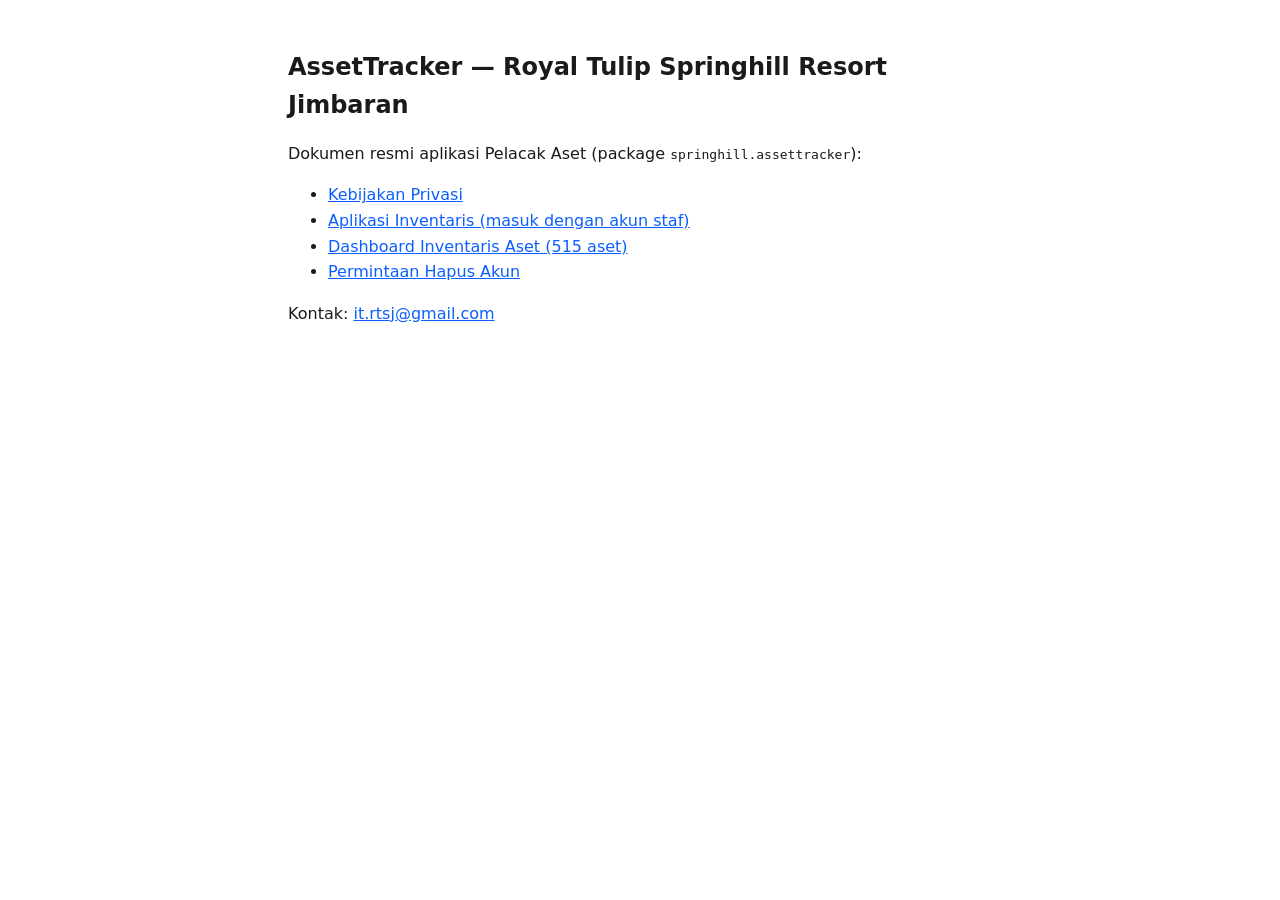
<file: index.html>
<!doctype html>
<html lang="id"><head><meta charset="utf-8"><meta name="viewport" content="width=device-width,initial-scale=1">
<title>AssetTracker — Kebijakan Privasi & Hapus Akun</title>
<style>body{font-family:system-ui,sans-serif;max-width:44rem;margin:3rem auto;padding:0 1.25rem;line-height:1.6;color:#1a1a1a}h1{font-size:1.5rem}a{color:#0b5fff}</style>
<script>
/* Kalau Supabase mengembalikan login Google ke Site URL (bukan ke /app/), teruskan
   parameter OAuth ke aplikasi. sessionStorage (kode PKCE) tetap se-origin, jadi
   lompatan ini tidak memutus proses masuk. */
(function () {
  var q = location.search;
  if (!/[?&](code|error|error_description)=/.test(q)) return;
  location.replace("app/" + q + location.hash);
})();
</script>
</head><body>
<h1>AssetTracker — Royal Tulip Springhill Resort Jimbaran</h1>
<p>Dokumen resmi aplikasi Pelacak Aset (package <code>springhill.assettracker</code>):</p>
<ul>
<li><a href="privasi.html">Kebijakan Privasi</a></li>
<li><a href="app/">Aplikasi Inventaris (masuk dengan akun staf)</a></li>
<li><a href="aset.html">Dashboard Inventaris Aset (515 aset)</a></li>
<li><a href="hapus-akun.html">Permintaan Hapus Akun</a></li>
</ul>
<p>Kontak: <a href="mailto:it.rtsj@gmail.com">it.rtsj@gmail.com</a></p>
</body></html>
</file>
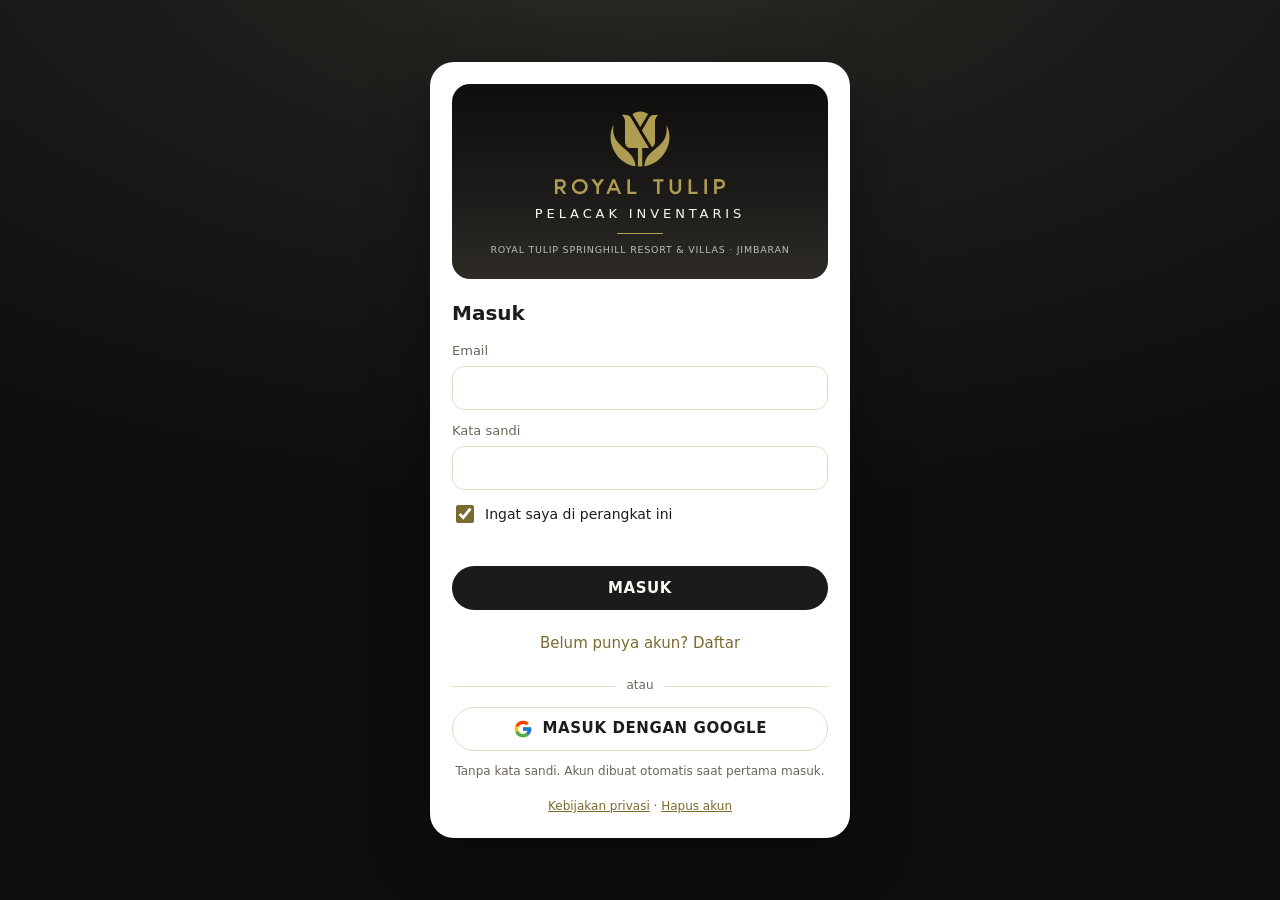
<file: app/index.html>
<!doctype html>
<html lang="id">
<head>
<meta charset="utf-8">
<meta http-equiv="Content-Security-Policy" content="default-src 'none'; script-src 'self'; style-src 'self'; img-src 'self' data: blob: https://*.supabase.co; connect-src https://*.supabase.co; manifest-src 'self'; base-uri 'none'; form-action 'none'; frame-ancestors 'none'">
    <meta name="viewport" content="width=device-width,initial-scale=1,viewport-fit=cover">
<meta name="theme-color" content="#1C1B19">
<meta name="referrer" content="no-referrer">
<title>Pelacak Inventaris · Royal Tulip Springhill Resort Jimbaran</title>
<link rel="icon" href="favicon.svg" type="image/svg+xml">
<link rel="apple-touch-icon" href="icon-192.png">
    <link rel="manifest" href="manifest.webmanifest">
<link rel="stylesheet" href="app.css?v=33197221">
</head>
<body>
<noscript><p class="noscript">Aplikasi ini membutuhkan JavaScript.</p></noscript>

<!-- ============ LAYAR MASUK ============ -->
<main id="v-login" class="login" hidden>
  <section class="login-card">
    <header class="hero">
      <img src="emblem.svg" alt="Royal Tulip" class="hero-emblem">
      <img src="wordmark.svg" alt="" class="hero-word">
      <p class="hero-title">PELACAK INVENTARIS</p>
      <span class="hero-rule"></span>
      <p class="hero-sub">ROYAL TULIP SPRINGHILL RESORT &amp; VILLAS · JIMBARAN</p>
    </header>
    <form id="f-login" class="stack" autocomplete="on">
      <h1 id="login-h">Masuk</h1>
      <label>Email<input name="email" type="email" required autocomplete="username" maxlength="200"></label>
      <label>Kata sandi<input name="password" type="password" required minlength="8" autocomplete="current-password" maxlength="200"></label>
      <label class="check"><input name="remember" type="checkbox" checked> Ingat saya di perangkat ini</label>
      <p id="login-msg" class="msg" role="alert"></p>
      <p id="wv-warn" class="msg warn" role="status" hidden></p>
      <button class="btn primary" type="submit" id="b-login">MASUK</button>
      <button class="btn link" type="button" id="b-toggle">Belum punya akun? Daftar</button>
      <div class="or"><span>atau</span></div>
      <button class="btn outline google" type="button" id="b-google">
        <svg viewBox="0 0 48 48" aria-hidden="true"><path fill="#FFC107" d="M43.6 20.5H42V20H24v8h11.3C33.7 32.7 29.2 36 24 36c-6.6 0-12-5.4-12-12s5.4-12 12-12c3.1 0 5.8 1.2 7.9 3.1l5.7-5.7C34.1 6.1 29.3 4 24 4 12.9 4 4 12.9 4 24s8.9 20 20 20 20-8.9 20-20c0-1.3-.1-2.4-.4-3.5z"/><path fill="#FF3D00" d="m6.3 14.7 6.6 4.8C14.7 15.1 19 12 24 12c3.1 0 5.8 1.2 7.9 3.1l5.7-5.7C34.1 6.1 29.3 4 24 4 16.3 4 9.7 8.3 6.3 14.7z"/><path fill="#4CAF50" d="M24 44c5.2 0 9.9-2 13.4-5.2l-6.2-5.2C29.2 35.1 26.7 36 24 36c-5.2 0-9.6-3.3-11.3-8l-6.5 5C9.5 39.6 16.2 44 24 44z"/><path fill="#1976D2" d="M43.6 20.5H42V20H24v8h11.3c-.8 2.2-2.2 4.2-4.1 5.6l6.2 5.2C37 39.2 44 34 44 24c0-1.3-.1-2.4-.4-3.5z"/></svg>
        MASUK DENGAN GOOGLE</button>
      <p class="hint">Tanpa kata sandi. Akun dibuat otomatis saat pertama masuk.</p>
    </form>
    <footer class="login-foot"><a href="../privasi.html">Kebijakan privasi</a> · <a href="../hapus-akun.html">Hapus akun</a></footer>
  </section>
</main>

<!-- ============ APLIKASI ============ -->
<div id="v-app" hidden>
  <header class="bar">
    <div class="bar-brand">
      <img src="emblem.svg" alt="Royal Tulip" class="bar-emblem">
      <div><div class="bar-title">Inventaris</div><div class="bar-sub" id="who"></div></div>
    </div>
    <nav class="bar-actions">
      <button class="icon" id="b-refresh" title="Segarkan" aria-label="Segarkan"><svg viewBox="0 0 24 24"><path d="M17.65 6.35A7.95 7.95 0 0 0 12 4a8 8 0 1 0 7.73 10h-2.08A6 6 0 1 1 12 6c1.66 0 3.14.69 4.22 1.78L13 11h7V4l-2.35 2.35z"/></svg></button>
      <div class="menu-wrap">
        <button class="icon" id="b-menu" title="Menu" aria-label="Menu" aria-haspopup="true"><svg viewBox="0 0 24 24"><path d="M12 8a2 2 0 1 0 0-4 2 2 0 0 0 0 4zm0 2a2 2 0 1 0 0 4 2 2 0 0 0 0-4zm0 6a2 2 0 1 0 0 4 2 2 0 0 0 0-4z"/></svg></button>
        <div class="menu" id="menu" hidden>
          <button data-act="people">Personel</button>
          <button data-act="csv">Unduh CSV (tampilan ini)</button>
          <button data-act="audit-mode" id="m-audit">Mode audit (pindai = audit)</button>
          <a href="../privasi.html" target="_blank" rel="noopener">Kebijakan privasi</a>
          <button data-act="logout">Keluar</button>
        </div>
      </div>
    </nav>
  </header>

  <main class="wrap">
    <div id="progress" class="progress" hidden></div>
    <section class="kpis" id="kpis"></section>
    <section class="tools">
      <input id="q" type="search" placeholder="Cari nama, kode, lokasi, atau pemegang" maxlength="120" autocomplete="off">
      <select id="f-cat" aria-label="Kategori"></select>
      <select id="f-status" aria-label="Status"></select>
    </section>
    <section class="chips" id="chips" role="tablist"></section>
    <p id="truncated" class="note" hidden>Menampilkan 20.000 aset pertama.</p>
    <section id="list" class="list" aria-live="polite"></section>
    <p id="empty" class="empty" hidden></p>
    <div class="more" id="more-wrap" hidden><button class="btn outline" id="b-more">Tampilkan lebih banyak</button></div>
  </main>

  <div class="fabs">
    <button class="fab small" id="b-add" title="Tambah aset" aria-label="Tambah aset"><svg viewBox="0 0 24 24"><path d="M19 13h-6v6h-2v-6H5v-2h6V5h2v6h6v2z"/></svg></button>
    <button class="fab" id="b-scan"><svg viewBox="0 0 24 24"><path d="M3 5a2 2 0 0 1 2-2h3v2H5v3H3V5zm13-2h3a2 2 0 0 1 2 2v3h-2V5h-3V3zM3 16h2v3h3v2H5a2 2 0 0 1-2-2v-3zm16 0h2v3a2 2 0 0 1-2 2h-3v-2h3v-3zM7 7h2v10H7V7zm3 0h1v10h-1V7zm2 0h2v10h-2V7zm3 0h1v10h-1V7zm2 0h1v10h-1V7z"/></svg><span id="scan-label">Pindai / cari kode</span></button>
  </div>
</div>

<dialog id="dlg" aria-modal="true"><div id="dlg-body"></div></dialog>

<!-- Konfirmasi dalam aplikasi: dialog bawaan browser memblokir halaman dan tidak bisa digayakan. -->
<dialog id="ask" aria-modal="true">
  <div class="dlg-h"><h2 id="ask-t"></h2></div>
  <div class="dlg-c"><p id="ask-x" class="note"></p></div>
  <div class="dlg-f">
    <button class="btn link" id="ask-no">Batal</button>
    <button class="btn primary" id="ask-yes">Ya</button>
  </div>
</dialog>
<div id="toast" class="toast" role="status" hidden></div>

<script src="config.js"></script>
<script src="app.js?v=7b68d388"></script>
</body>
</html>
</file>
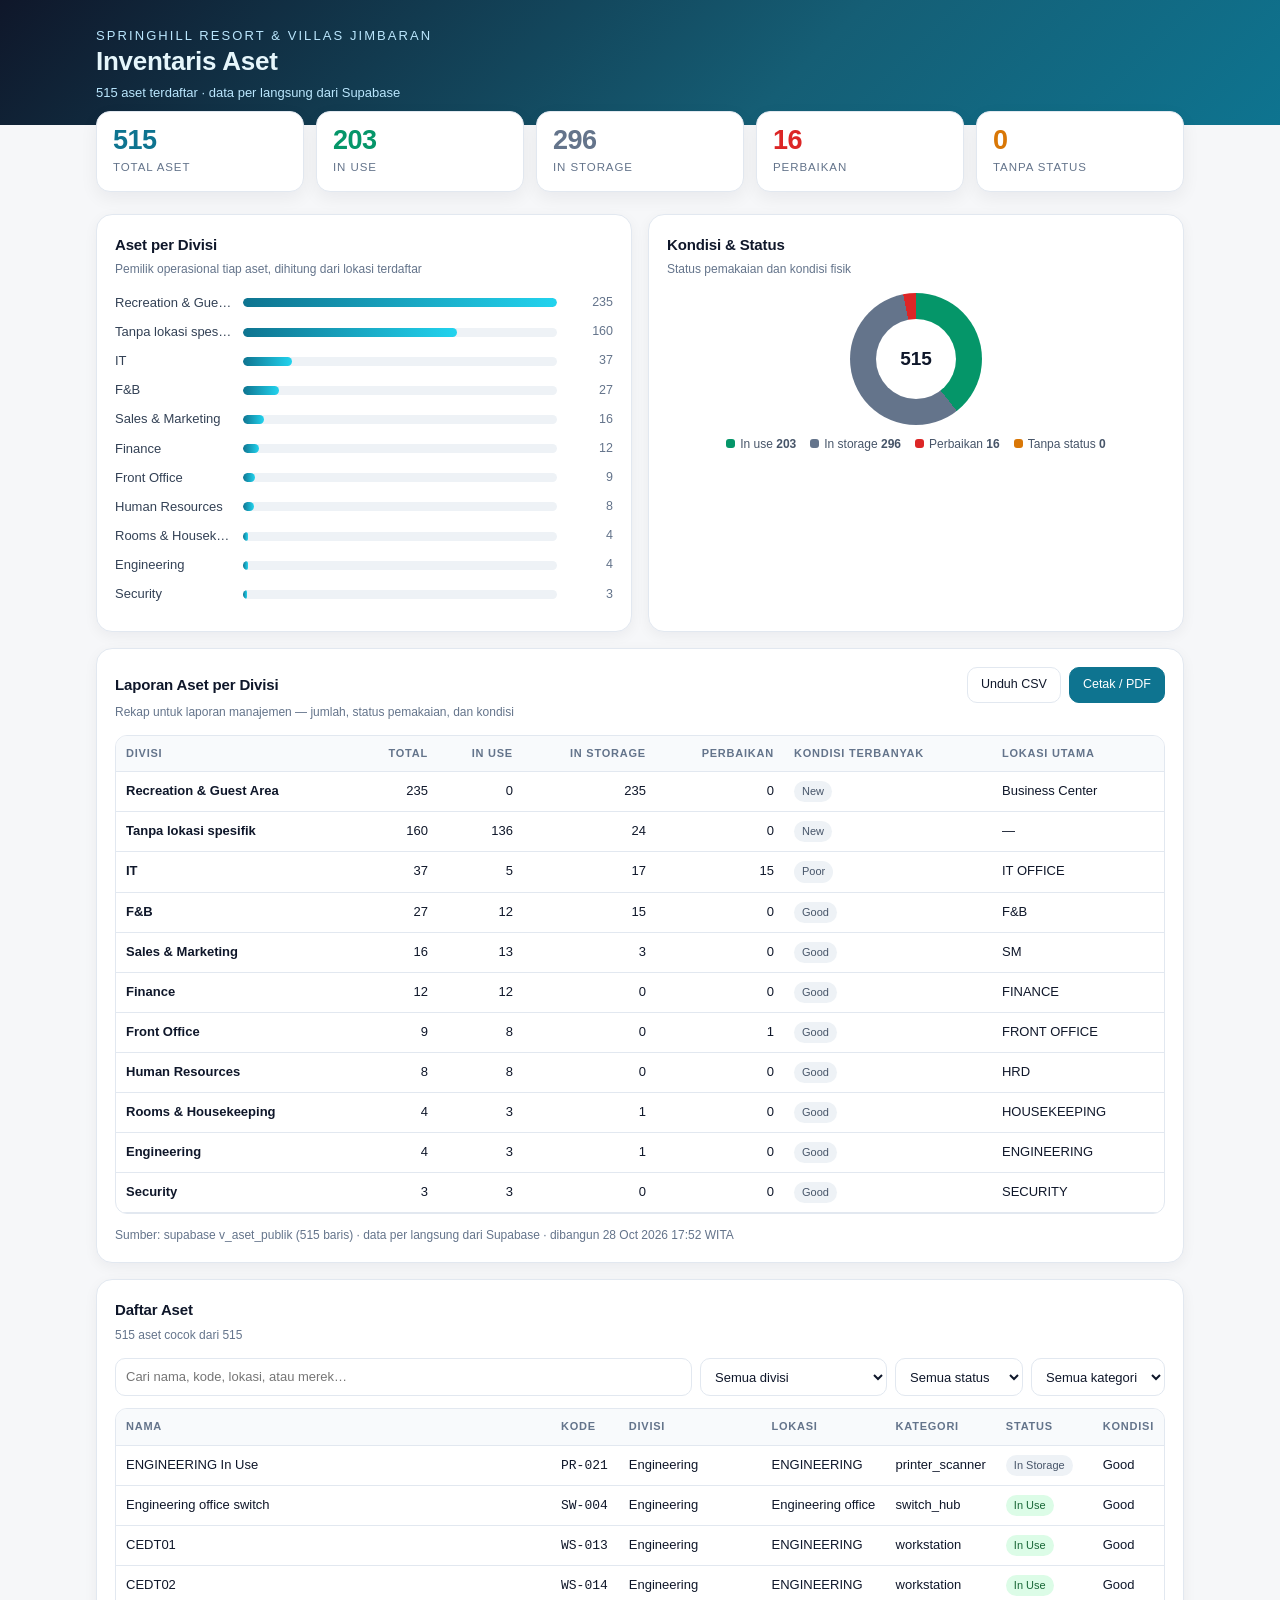
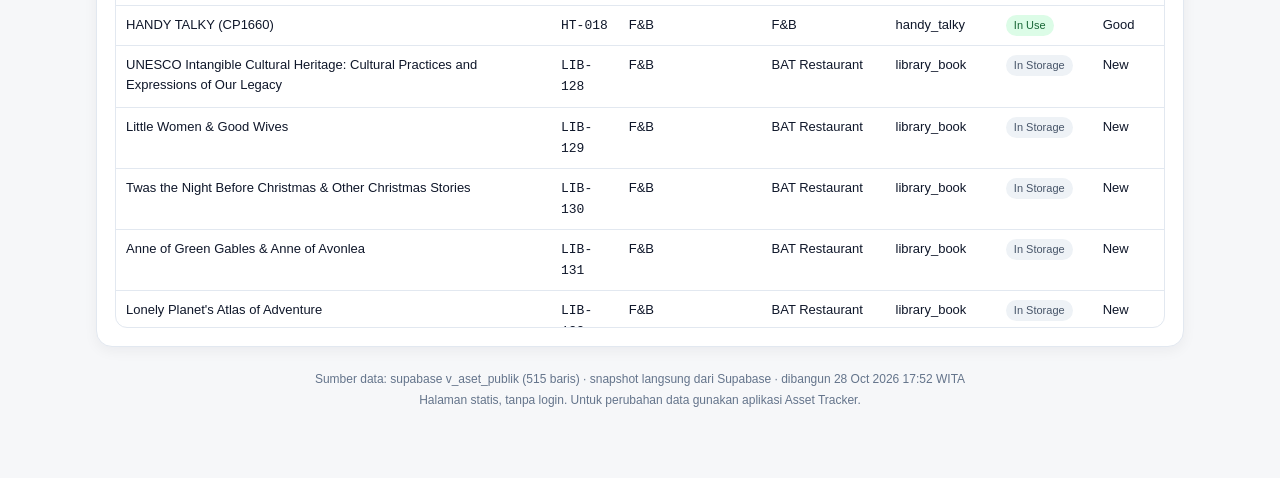
<file: aset.html>
<!DOCTYPE html>
<html lang="id">
<head>
<meta charset="utf-8">
<meta name="viewport" content="width=device-width, initial-scale=1">
<title>Inventaris Aset — Springhill Resort &amp; Villas Jimbaran</title>
<style>
:root{
  --bg:#f6f7f9; --card:#ffffff; --ink:#0f172a; --muted:#64748b; --line:#e2e8f0;
  --brand:#0e7490; --brand-2:#155e75; --accent:#f59e0b;
  --ok:#059669; --warn:#d97706; --bad:#dc2626; --idle:#64748b;
}
*{box-sizing:border-box}
body{margin:0;background:var(--bg);color:var(--ink);
  font:15px/1.55 -apple-system,BlinkMacSystemFont,"Segoe UI",Roboto,Inter,sans-serif}
.wrap{max-width:1120px;margin:0 auto;padding:0 16px 56px}
header.hero{background:linear-gradient(135deg,#0f172a 0%,#155e75 62%,#0e7490 100%);
  color:#e6f6fb;padding:26px 0 22px;margin-bottom:20px}
header.hero .wrap{padding-bottom:0}
.eyebrow{font-size:11px;letter-spacing:.16em;text-transform:uppercase;color:#7dd3fc;margin:0 0 6px}
h1{font-size:26px;line-height:1.2;margin:0 0 6px;font-weight:700;letter-spacing:-.01em}
.hero p{margin:0;color:#bae6fd;font-size:13px}
.kpis{display:grid;grid-template-columns:repeat(auto-fit,minmax(150px,1fr));gap:12px;margin:-34px 0 22px}
.kpi{background:var(--card);border:1px solid var(--line);border-radius:14px;padding:14px 16px;
  box-shadow:0 6px 18px rgba(15,23,42,.06)}
.kpi .n{font-size:27px;font-weight:700;letter-spacing:-.02em;line-height:1.1}
.kpi .l{font-size:11.5px;color:var(--muted);text-transform:uppercase;letter-spacing:.08em;margin-top:3px}
.kpi.total .n{color:var(--brand)}
.kpi.use .n{color:var(--ok)} .kpi.store .n{color:var(--idle)}
.kpi.repair .n{color:var(--bad)} .kpi.none .n{color:var(--warn)}
.grid{display:grid;grid-template-columns:1fr 1fr;gap:16px}
@media(max-width:820px){.grid{grid-template-columns:1fr}}
.card{background:var(--card);border:1px solid var(--line);border-radius:16px;padding:18px;
  box-shadow:0 4px 14px rgba(15,23,42,.05)}
.card h2{font-size:15px;margin:0 0 4px;letter-spacing:-.01em}
.card .sub{font-size:12px;color:var(--muted);margin:0 0 14px}
.bar-row{display:grid;grid-template-columns:118px 1fr 46px;align-items:center;gap:10px;margin:9px 0}
.bar-row .name{font-size:13px;color:#334155;overflow:hidden;text-overflow:ellipsis;white-space:nowrap}
.bar-track{background:#eef2f6;border-radius:999px;height:9px;overflow:hidden}
.bar-fill{height:100%;border-radius:999px;background:linear-gradient(90deg,var(--brand),#22d3ee)}
.bar-row .v{font-size:12.5px;font-variant-numeric:tabular-nums;color:var(--muted);text-align:right}
.donut{width:132px;height:132px;border-radius:50%;margin:2px auto 10px;position:relative;
  background:conic-gradient(var(--ok) 0 var(--p1),var(--idle) var(--p1) var(--p2),var(--bad) var(--p2) var(--p3),var(--warn) var(--p3) 100%)}
.donut::after{content:"";position:absolute;inset:26px;background:var(--card);border-radius:50%}
.donut .mid{position:absolute;inset:0;display:grid;place-items:center;z-index:2;font-weight:700;font-size:19px}
.legend{display:flex;flex-wrap:wrap;gap:8px 14px;justify-content:center;font-size:12px;color:#475569}
.legend i{display:inline-block;width:9px;height:9px;border-radius:3px;margin-right:5px}
table{width:100%;border-collapse:collapse;font-size:13px}
th,td{text-align:left;padding:9px 10px;border-bottom:1px solid var(--line);vertical-align:top}
th{font-size:11px;text-transform:uppercase;letter-spacing:.07em;color:var(--muted);background:#f8fafc;
  position:sticky;top:0;cursor:pointer;white-space:nowrap}
td.num,th.num{text-align:right;font-variant-numeric:tabular-nums}
tbody tr:hover{background:#f8fafc}
.filters{display:flex;flex-wrap:wrap;gap:8px;margin-bottom:12px}
select,input[type=search]{font:inherit;font-size:13px;padding:8px 10px;border:1px solid var(--line);
  border-radius:10px;background:#fff;color:var(--ink);min-width:120px}
input[type=search]{flex:1;min-width:180px}
.chip{display:inline-block;font-size:11px;padding:2px 8px;border-radius:999px;background:#eef2f6;color:#475569}
.chip.ok{background:#dcfce7;color:#166534}.chip.bad{background:#fee2e2;color:#991b1b}
.chip.warn{background:#fef3c7;color:#92400e}
.scroll{max-height:520px;overflow:auto;border:1px solid var(--line);border-radius:12px}
.foot{margin-top:22px;font-size:12px;color:var(--muted);text-align:center;line-height:1.7}
.tag{font-size:11px;background:#e0f2fe;color:#075985;padding:2px 7px;border-radius:6px;margin-left:6px}
.btn{font:inherit;font-size:12.5px;padding:7px 13px;border-radius:10px;border:1px solid var(--line);
  background:#fff;color:var(--ink);cursor:pointer;margin-left:8px}
.btn:hover{background:#f1f5f9}.btn.primary{background:var(--brand);border-color:var(--brand);color:#fff}
.btn.primary:hover{background:var(--brand-2)}
@media print{header.hero{background:#0f172a!important;-webkit-print-color-adjust:exact}.scroll{max-height:none}}
</style>
</head>
<body>
<header class="hero">
  <div class="wrap">
    <p class="eyebrow">Springhill Resort &amp; Villas Jimbaran</p>
    <h1>Inventaris Aset</h1>
    <p id="heroSub">Memuat data…</p>
  </div>
</header>

<div class="wrap">
  <section class="kpis" id="kpis"></section>

  <div class="grid">
    <div class="card">
      <h2>Aset per Divisi</h2>
      <p class="sub">Pemilik operasional tiap aset, dihitung dari lokasi terdaftar</p>
      <div id="divBars"></div>
    </div>
    <div class="card">
      <h2>Kondisi &amp; Status</h2>
      <p class="sub">Status pemakaian dan kondisi fisik</p>
      <div class="donut" id="donut"><div class="mid" id="donutMid"></div></div>
      <div class="legend" id="donutLegend"></div>
    </div>
  </div>

  <div class="card" style="margin-top:16px">
    <div style="display:flex;align-items:center;justify-content:space-between;flex-wrap:wrap;gap:8px">
      <h2 style="margin:0">Laporan Aset per Divisi</h2>
      <div><button class="btn" id="bCsv">Unduh CSV</button><button class="btn primary" id="bPrint">Cetak / PDF</button></div>
    </div>
    <p class="sub">Rekap untuk laporan manajemen — jumlah, status pemakaian, dan kondisi</p>
    <div class="scroll" style="max-height:none">
      <table id="repTable"><thead><tr>
        <th>Divisi</th><th class="num">Total</th><th class="num">In Use</th>
        <th class="num">In Storage</th><th class="num">Perbaikan</th><th>Kondisi terbanyak</th><th>Lokasi utama</th>
      </tr></thead><tbody></tbody></table>
    </div>
    <p class="sub" id="repNote" style="margin:12px 0 0"></p>
  </div>

  <div class="card" style="margin-top:16px">
    <h2>Daftar Aset</h2>
    <p class="sub" id="listSub">Semua aset terdaftar</p>
    <div class="filters">
      <input type="search" id="q" placeholder="Cari nama, kode, lokasi, atau merek…">
      <select id="fDiv"><option value="">Semua divisi</option></select>
      <select id="fStatus"><option value="">Semua status</option></select>
      <select id="fCat"><option value="">Semua kategori</option></select>
    </div>
    <div class="scroll">
      <table id="assetTable"><thead><tr>
        <th data-k="name">Nama</th><th data-k="code">Kode</th><th data-k="division">Divisi</th>
        <th data-k="location">Lokasi</th><th data-k="category">Kategori</th>
        <th data-k="status">Status</th><th data-k="condition">Kondisi</th>
      </tr></thead><tbody></tbody></table>
    </div>
  </div>

  <p class="foot" id="foot"></p>
</div>

<script>
const DATA = {"meta":{"sources":["supabase v_aset_publik (515 baris)"],"dataDate":"langsung dari Supabase","built":"28 Oct 2026 17:52 WITA","total":515},"assets":[{"name":"Chess","code":"BG-001","brand":"","location":"Business Center","category":"board_game","status":"In Storage","condition":"","division":"Recreation & Guest Area","source":"supabase:jimbaran"},{"name":"Jenga","code":"BG-002","brand":"","location":"Business Center","category":"board_game","status":"In Storage","condition":"","division":"Recreation & Guest Area","source":"supabase:jimbaran"},{"name":"UNO Original","code":"BG-003","brand":"","location":"Business Center","category":"board_game","status":"In Storage","condition":"","division":"Recreation & Guest Area","source":"supabase:jimbaran"},{"name":"UNO All Wild","code":"BG-004","brand":"","location":"Business Center","category":"board_game","status":"In Storage","condition":"","division":"Recreation & Guest Area","source":"supabase:jimbaran"},{"name":"Playing Cards by UNO","code":"BG-005","brand":"","location":"Business Center","category":"board_game","status":"In Storage","condition":"","division":"Recreation & Guest Area","source":"supabase:jimbaran"},{"name":"Jumbo Playing Card","code":"BG-006","brand":"","location":"Business Center","category":"board_game","status":"In Storage","condition":"","division":"Recreation & Guest Area","source":"supabase:jimbaran"},{"name":"Monopoly CNY","code":"BG-007","brand":"","location":"Business Center","category":"board_game","status":"In Storage","condition":"","division":"Recreation & Guest Area","source":"supabase:jimbaran"},{"name":"Werewolf","code":"BG-008","brand":"","location":"Business Center","category":"board_game","status":"In Storage","condition":"","division":"Recreation & Guest Area","source":"supabase:jimbaran"},{"name":"Scrabble","code":"BG-009","brand":"","location":"Business Center","category":"board_game","status":"In Storage","condition":"","division":"Recreation & Guest Area","source":"supabase:jimbaran"},{"name":"UNO Teams","code":"BG-010","brand":"","location":"Business Center","category":"board_game","status":"In Storage","condition":"","division":"Recreation & Guest Area","source":"supabase:jimbaran"},{"name":"Blokus","code":"BG-011","brand":"","location":"Business Center","category":"board_game","status":"In Storage","condition":"","division":"Recreation & Guest Area","source":"supabase:jimbaran"},{"name":"Tapple","code":"BG-012","brand":"","location":"Business Center","category":"board_game","status":"In Storage","condition":"","division":"Recreation & Guest Area","source":"supabase:jimbaran"},{"name":"Scrabble Junior","code":"BG-013","brand":"","location":"Business Center","category":"board_game","status":"In Storage","condition":"","division":"Recreation & Guest Area","source":"supabase:jimbaran"},{"name":"Exploding Kittens","code":"BG-014","brand":"","location":"Business Center","category":"board_game","status":"In Storage","condition":"","division":"Recreation & Guest Area","source":"supabase:jimbaran"},{"name":"Ticket to Ride Europe","code":"BG-015","brand":"","location":"Business Center","category":"board_game","status":"In Storage","condition":"","division":"Recreation & Guest Area","source":"supabase:jimbaran"},{"name":"Halli Galli","code":"BG-016","brand":"","location":"Business Center","category":"board_game","status":"In Storage","condition":"","division":"Recreation & Guest Area","source":"supabase:jimbaran"},{"name":"Monopoly DEAL","code":"BG-017","brand":"","location":"Business Center","category":"board_game","status":"In Storage","condition":"","division":"Recreation & Guest Area","source":"supabase:jimbaran"},{"name":"Kerplunk Fast Fun","code":"BG-018","brand":"","location":"Business Center","category":"board_game","status":"In Storage","condition":"","division":"Recreation & Guest Area","source":"supabase:jimbaran"},{"name":"Bounce Off","code":"BG-019","brand":"","location":"Business Center","category":"board_game","status":"In Storage","condition":"","division":"Recreation & Guest Area","source":"supabase:jimbaran"},{"name":"UNO Original","code":"BG-020","brand":"","location":"Business Center","category":"board_game","status":"In Storage","condition":"","division":"Recreation & Guest Area","source":"supabase:jimbaran"},{"name":"UNO Teams","code":"BG-021","brand":"","location":"Business Center","category":"board_game","status":"In Storage","condition":"","division":"Recreation & Guest Area","source":"supabase:jimbaran"},{"name":"UNO Flip!","code":"BG-022","brand":"","location":"Business Center","category":"board_game","status":"In Storage","condition":"","division":"Recreation & Guest Area","source":"supabase:jimbaran"},{"name":"Connect 4 Frenzy","code":"BG-024","brand":"","location":"Business Center","category":"board_game","status":"In Storage","condition":"","division":"Recreation & Guest Area","source":"supabase:jimbaran"},{"name":"Payday","code":"BG-025","brand":"","location":"Business Center","category":"board_game","status":"In Storage","condition":"","division":"Recreation & Guest Area","source":"supabase:jimbaran"},{"name":"Spin to Win","code":"BG-026","brand":"","location":"Business Center","category":"board_game","status":"In Storage","condition":"","division":"Recreation & Guest Area","source":"supabase:jimbaran"},{"name":"Indonesia Food","code":"BTB-001","brand":"","location":"President Suite","category":"library_book","status":"In Storage","condition":"New","division":"Recreation & Guest Area","source":"supabase:jimbaran"},{"name":"Lonely Planet's Atlas of Adventure","code":"BTB-002","brand":"","location":"President Suite","category":"library_book","status":"In Storage","condition":"New","division":"Recreation & Guest Area","source":"supabase:jimbaran"},{"name":"Biographic Beethoven","code":"BTB-003","brand":"","location":"Business Center","category":"library_book","status":"In Storage","condition":"New","division":"Recreation & Guest Area","source":"supabase:jimbaran"},{"name":"Biographic Rembrant","code":"BTB-004","brand":"","location":"Business Center","category":"library_book","status":"In Storage","condition":"New","division":"Recreation & Guest Area","source":"supabase:jimbaran"},{"name":"Biographic Churchill","code":"BTB-005","brand":"","location":"Business Center","category":"library_book","status":"In Storage","condition":"New","division":"Recreation & Guest Area","source":"supabase:jimbaran"},{"name":"Biographic Dior","code":"BTB-006","brand":"","location":"Business Center","category":"library_book","status":"In Storage","condition":"New","division":"Recreation & Guest Area","source":"supabase:jimbaran"},{"name":"Biographic Austen","code":"BTB-007","brand":"","location":"Business Center","category":"library_book","status":"In Storage","condition":"New","division":"Recreation & Guest Area","source":"supabase:jimbaran"},{"name":"Biographic Klimt","code":"BTB-008","brand":"","location":"Business Center","category":"library_book","status":"In Storage","condition":"New","division":"Recreation & Guest Area","source":"supabase:jimbaran"},{"name":"Biographic Dickens","code":"BTB-009","brand":"","location":"Business Center","category":"library_book","status":"In Storage","condition":"New","division":"Recreation & Guest Area","source":"supabase:jimbaran"},{"name":"Biographic Shakespeare","code":"BTB-010","brand":"","location":"Business Center","category":"library_book","status":"In Storage","condition":"New","division":"Recreation & Guest Area","source":"supabase:jimbaran"},{"name":"Biographic Degas","code":"BTB-011","brand":"","location":"Business Center","category":"library_book","status":"In Storage","condition":"New","division":"Recreation & Guest Area","source":"supabase:jimbaran"},{"name":"Biographic Picasso","code":"BTB-012","brand":"","location":"Business Center","category":"library_book","status":"In Storage","condition":"New","division":"Recreation & Guest Area","source":"supabase:jimbaran"},{"name":"Biographic Hendrix","code":"BTB-013","brand":"","location":"Business Center","category":"library_book","status":"In Storage","condition":"New","division":"Recreation & Guest Area","source":"supabase:jimbaran"},{"name":"Biographic Hemingway","code":"BTB-014","brand":"","location":"Business Center","category":"library_book","status":"In Storage","condition":"New","division":"Recreation & Guest Area","source":"supabase:jimbaran"},{"name":"Collective Wisdom","code":"BTB-015","brand":"","location":"President Suite","category":"library_book","status":"In Storage","condition":"New","division":"Recreation & Guest Area","source":"supabase:jimbaran"},{"name":"UNESCO Intagible Cultural Heritage","code":"BTB-016","brand":"","location":"President Suite","category":"library_book","status":"In Storage","condition":"New","division":"Recreation & Guest Area","source":"supabase:jimbaran"},{"name":"Together","code":"BTB-017","brand":"","location":"Kids Club","category":"library_book","status":"In Storage","condition":"New","division":"Recreation & Guest Area","source":"supabase:jimbaran"},{"name":"They Lived Happily Ever After: Love in the Animal World","code":"BTB-018","brand":"","location":"Kids Club","category":"library_book","status":"In Storage","condition":"New","division":"Recreation & Guest Area","source":"supabase:jimbaran"},{"name":"Long Book : Farm","code":"BTB-019","brand":"","location":"Kids Club","category":"library_book","status":"In Storage","condition":"New","division":"Recreation & Guest Area","source":"supabase:jimbaran"},{"name":"Long Book : Sea","code":"BTB-020","brand":"","location":"Kids Club","category":"library_book","status":"In Storage","condition":"New","division":"Recreation & Guest Area","source":"supabase:jimbaran"},{"name":"Classic Willows","code":"BTB-021","brand":"","location":"Kids Club","category":"library_book","status":"In Storage","condition":"New","division":"Recreation & Guest Area","source":"supabase:jimbaran"},{"name":"Superhero without Capes","code":"BTB-022","brand":"","location":"Kids Club","category":"library_book","status":"In Storage","condition":"New","division":"Recreation & Guest Area","source":"supabase:jimbaran"},{"name":"Jungle Book","code":"BTB-023","brand":"","location":"Kids Club","category":"library_book","status":"In Storage","condition":"New","division":"Recreation & Guest Area","source":"supabase:jimbaran"},{"name":"Have You Seen Dinosaurs?","code":"BTB-024","brand":"","location":"Kids Club","category":"library_book","status":"In Storage","condition":"New","division":"Recreation & Guest Area","source":"supabase:jimbaran"},{"name":"Lift the Flap About Recycling and Rubbish","code":"BTB-025","brand":"","location":"Kids Club","category":"library_book","status":"In Storage","condition":"New","division":"Recreation & Guest Area","source":"supabase:jimbaran"},{"name":"Quasimodo The Loyal Friend","code":"BTB-026","brand":"","location":"Kids Club","category":"library_book","status":"In Storage","condition":"New","division":"Recreation & Guest Area","source":"supabase:jimbaran"},{"name":"Wordworth Children's Classics: Andersen's Fairy Tales","code":"BTB-027","brand":"","location":"Kids Club","category":"library_book","status":"In Storage","condition":"New","division":"Recreation & Guest Area","source":"supabase:jimbaran"},{"name":"Wordworth Children's Classics: The Wonderful Wizard of Oz & Glinda of Oz","code":"BTB-028","brand":"","location":"Kids Club","category":"library_book","status":"In Storage","condition":"New","division":"Recreation & Guest Area","source":"supabase:jimbaran"},{"name":"Wordworth Children's Classics: A Little Princess","code":"BTB-029","brand":"","location":"Kids Club","category":"library_book","status":"In Storage","condition":"New","division":"Recreation & Guest Area","source":"supabase:jimbaran"},{"name":"Wordworth Children's Classics: Twas Night Before Christmas","code":"BTB-030","brand":"","location":"Kids Club","category":"library_book","status":"In Storage","condition":"New","division":"Recreation & Guest Area","source":"supabase:jimbaran"},{"name":"Wordworth Children's Classics: Anne of Green","code":"BTB-031","brand":"","location":"Kids Club","category":"library_book","status":"In Storage","condition":"New","division":"Recreation & Guest Area","source":"supabase:jimbaran"},{"name":"Wordworth Children's Classics: Little Women & Good Wives","code":"BTB-032","brand":"","location":"Kids Club","category":"library_book","status":"In Storage","condition":"New","division":"Recreation & Guest Area","source":"supabase:jimbaran"},{"name":"Wordworth Children's Classics: Tales of Arabian Nights","code":"BTB-033","brand":"","location":"Kids Club","category":"library_book","status":"In Storage","condition":"New","division":"Recreation & Guest Area","source":"supabase:jimbaran"},{"name":"Little Red Riding Hood","code":"BTB-034","brand":"","location":"Kids Club","category":"library_book","status":"In Storage","condition":"New","division":"Recreation & Guest Area","source":"supabase:jimbaran"},{"name":"A New Friend","code":"BTB-035","brand":"","location":"Kids Club","category":"library_book","status":"In Storage","condition":"New","division":"Recreation & Guest Area","source":"supabase:jimbaran"},{"name":"Oliver Twist","code":"BTB-036","brand":"","location":"Kids Club","category":"library_book","status":"In Storage","condition":"New","division":"Recreation & Guest Area","source":"supabase:jimbaran"},{"name":"A Shakespeare Story : The Taming of the Shrew","code":"BTB-037","brand":"","location":"Kids Club","category":"library_book","status":"In Storage","condition":"New","division":"Recreation & Guest Area","source":"supabase:jimbaran"},{"name":"A Shakespeare Story : A Midsummer Night's Dream","code":"BTB-038","brand":"","location":"Kids Club","category":"library_book","status":"In Storage","condition":"New","division":"Recreation & Guest Area","source":"supabase:jimbaran"},{"name":"Kolesksi Terbaik Cerita Rakyat Nusantara 34 Provinsi","code":"BTB-039","brand":"","location":"Kids Club","category":"library_book","status":"In Storage","condition":"New","division":"Recreation & Guest Area","source":"supabase:jimbaran"},{"name":"Counting With Albert and Joe","code":"BTB-040","brand":"","location":"Kids Club","category":"library_book","status":"In Storage","condition":"Good","division":"Recreation & Guest Area","source":"supabase:jimbaran"},{"name":"Colour With Albert and Joe","code":"BTB-041","brand":"","location":"Kids Club","category":"library_book","status":"In Storage","condition":"Good","division":"Recreation & Guest Area","source":"supabase:jimbaran"},{"name":"Shapes With Albert and Joe","code":"BTB-042","brand":"","location":"Kids Club","category":"library_book","status":"In Storage","condition":"Good","division":"Recreation & Guest Area","source":"supabase:jimbaran"},{"name":"Opposites With Albert and Joe","code":"BTB-043","brand":"","location":"Kids Club","category":"library_book","status":"In Storage","condition":"Good","division":"Recreation & Guest Area","source":"supabase:jimbaran"},{"name":"My First Library Of Fairy Tales Puss In Boots","code":"BTB-044","brand":"","location":"Kids Club","category":"library_book","status":"In Storage","condition":"Good","division":"Recreation & Guest Area","source":"supabase:jimbaran"},{"name":"My First Library Of Fairy Tales Little Red Riding","code":"BTB-045","brand":"","location":"Kids Club","category":"library_book","status":"In Storage","condition":"Good","division":"Recreation & Guest Area","source":"supabase:jimbaran"},{"name":"Hood","code":"BTB-046","brand":"","location":"Kids Club","category":"library_book","status":"In Storage","condition":"Good","division":"Recreation & Guest Area","source":"supabase:jimbaran"},{"name":"Cinderela","code":"BTB-047","brand":"","location":"Kids Club","category":"library_book","status":"In Storage","condition":"Good","division":"Recreation & Guest Area","source":"supabase:jimbaran"},{"name":"Prince","code":"BTB-048","brand":"","location":"Kids Club","category":"library_book","status":"In Storage","condition":"Good","division":"Recreation & Guest Area","source":"supabase:jimbaran"},{"name":"Stevie Wonder","code":"BTB-049","brand":"","location":"Kids Club","category":"library_book","status":"In Storage","condition":"Good","division":"Recreation & Guest Area","source":"supabase:jimbaran"},{"name":"Martin Luther King JR","code":"BTB-050","brand":"","location":"Kids Club","category":"library_book","status":"In Storage","condition":"Good","division":"Recreation & Guest Area","source":"supabase:jimbaran"},{"name":"Anne Frank","code":"BTB-051","brand":"","location":"Kids Club","category":"library_book","status":"In Storage","condition":"Good","division":"Recreation & Guest Area","source":"supabase:jimbaran"},{"name":"Evonne Goolagong","code":"BTB-052","brand":"","location":"Kids Club","category":"library_book","status":"In Storage","condition":"Good","division":"Recreation & Guest Area","source":"supabase:jimbaran"},{"name":"Adam's Apples","code":"BTB-053","brand":"","location":"Kids Club","category":"library_book","status":"In Storage","condition":"Good","division":"Recreation & Guest Area","source":"supabase:jimbaran"},{"name":"Eavesdropping Eve","code":"BTB-054","brand":"","location":"Kids Club","category":"library_book","status":"In Storage","condition":"Good","division":"Recreation & Guest Area","source":"supabase:jimbaran"},{"name":"Hel Help","code":"BTB-055","brand":"","location":"Kids Club","category":"library_book","status":"In Storage","condition":"Good","division":"Recreation & Guest Area","source":"supabase:jimbaran"},{"name":"Boris and Wabbit","code":"BTB-056","brand":"","location":"Kids Club","category":"library_book","status":"In Storage","condition":"Good","division":"Recreation & Guest Area","source":"supabase:jimbaran"},{"name":"Tough Puff","code":"BTB-057","brand":"","location":"Kids Club","category":"library_book","status":"In Storage","condition":"Good","division":"Recreation & Guest Area","source":"supabase:jimbaran"},{"name":"The Great Diamond Robbery","code":"BTB-058","brand":"","location":"Kids Club","category":"library_book","status":"In Storage","condition":"Good","division":"Recreation & Guest Area","source":"supabase:jimbaran"},{"name":"Attack Of The Pirate Cats","code":"BTB-059","brand":"","location":"Kids Club","category":"library_book","status":"In Storage","condition":"Good","division":"Recreation & Guest Area","source":"supabase:jimbaran"},{"name":"Geronimo Stilton","code":"BTB-060","brand":"","location":"Kids Club","category":"library_book","status":"In Storage","condition":"Good","division":"Recreation & Guest Area","source":"supabase:jimbaran"},{"name":"Becky The Best Freind Fairy","code":"BTB-061","brand":"","location":"Kids Club","category":"library_book","status":"In Storage","condition":"Good","division":"Recreation & Guest Area","source":"supabase:jimbaran"},{"name":"Save The Ocean Fairies","code":"BTB-062","brand":"","location":"Kids Club","category":"library_book","status":"In Storage","condition":"Good","division":"Recreation & Guest Area","source":"supabase:jimbaran"},{"name":"Heidi The Vet Fairy Daisy Meadows","code":"BTB-063","brand":"","location":"Kids Club","category":"library_book","status":"In Storage","condition":"Good","division":"Recreation & Guest Area","source":"supabase:jimbaran"},{"name":"A Lazy Afternoon","code":"BTB-064","brand":"","location":"Kids Club","category":"library_book","status":"In Storage","condition":"Good","division":"Recreation & Guest Area","source":"supabase:jimbaran"},{"name":"God Old Timmy","code":"BTB-065","brand":"","location":"Kids Club","category":"library_book","status":"In Storage","condition":"Good","division":"Recreation & Guest Area","source":"supabase:jimbaran"},{"name":"Five Have A Puzzling Time","code":"BTB-066","brand":"","location":"Kids Club","category":"library_book","status":"In Storage","condition":"Good","division":"Recreation & Guest Area","source":"supabase:jimbaran"},{"name":"Meet Captain America","code":"BTB-067","brand":"","location":"Kids Club","category":"library_book","status":"In Storage","condition":"Good","division":"Recreation & Guest Area","source":"supabase:jimbaran"},{"name":"Peek Through Jungle","code":"BTB-068","brand":"","location":"Kids Club","category":"library_book","status":"In Storage","condition":"Good","division":"Recreation & Guest Area","source":"supabase:jimbaran"},{"name":"Splish Splash Pirates Ahoy","code":"BTT-001","brand":"","location":"Kids Club","category":"toy","status":"In Storage","condition":"New","division":"Recreation & Guest Area","source":"supabase:jimbaran"},{"name":"BathBook : Disney","code":"BTT-002","brand":"","location":"Kids Club","category":"toy","status":"In Storage","condition":"New","division":"Recreation & Guest Area","source":"supabase:jimbaran"},{"name":"Splish Splash Farm Friends","code":"BTT-003","brand":"","location":"Kids Club","category":"toy","status":"In Storage","condition":"New","division":"Recreation & Guest Area","source":"supabase:jimbaran"},{"name":"Floatee Book - Frog","code":"BTT-004","brand":"","location":"Kids Club","category":"toy","status":"In Storage","condition":"New","division":"Recreation & Guest Area","source":"supabase:jimbaran"},{"name":"Floatee Book - Teddy","code":"BTT-005","brand":"","location":"Kids Club","category":"toy","status":"In Storage","condition":"New","division":"Recreation & Guest Area","source":"supabase:jimbaran"},{"name":"Splish Splash Fish","code":"BTT-006","brand":"","location":"Kids Club","category":"toy","status":"In Storage","condition":"New","division":"Recreation & Guest Area","source":"supabase:jimbaran"},{"name":"Splish Splash Ocean","code":"BTT-007","brand":"","location":"Kids Club","category":"toy","status":"In Storage","condition":"New","division":"Recreation & Guest Area","source":"supabase:jimbaran"},{"name":"HANDY TALKY ( CP1660 )","code":"HT-001","brand":"","location":"IT OFFICE","category":"handy_talky","status":"Out For Repair","condition":"Poor","division":"IT","source":"supabase:jimbaran"},{"name":"HANDY TALKY (CP1660)","code":"HT-002","brand":"","location":"IT OFFICE","category":"handy_talky","status":"Out For Repair","condition":"Poor","division":"IT","source":"supabase:jimbaran"},{"name":"HANDY TALKY ( CP1660)","code":"HT-003","brand":"","location":"Tanpa lokasi","category":"handy_talky","status":"In Storage","condition":"Good","division":"Tanpa lokasi spesifik","source":"supabase:jimbaran"},{"name":"HANDY TALKY (CP1660)","code":"HT-004","brand":"","location":"Tanpa lokasi","category":"handy_talky","status":"In Storage","condition":"Good","division":"Tanpa lokasi spesifik","source":"supabase:jimbaran"},{"name":"HANDY TALKY (CP1660)","code":"HT-005","brand":"","location":"Tanpa lokasi","category":"handy_talky","status":"In Storage","condition":"Good","division":"Tanpa lokasi spesifik","source":"supabase:jimbaran"},{"name":"HANDY TALKY (CP1660)","code":"HT-006","brand":"","location":"Tanpa lokasi","category":"handy_talky","status":"In Storage","condition":"Good","division":"Tanpa lokasi spesifik","source":"supabase:jimbaran"},{"name":"HANDY TALKY (CP1660)","code":"HT-007","brand":"","location":"Tanpa lokasi","category":"handy_talky","status":"In Storage","condition":"Good","division":"Tanpa lokasi spesifik","source":"supabase:jimbaran"},{"name":"HANDY TALKY (CP1660)","code":"HT-008","brand":"","location":"IT OFFICE","category":"handy_talky","status":"Out For Repair","condition":"Poor","division":"IT","source":"supabase:jimbaran"},{"name":"HANDY TALKY (CP1660)","code":"HT-009","brand":"","location":"Tanpa lokasi","category":"handy_talky","status":"In Storage","condition":"Good","division":"Tanpa lokasi spesifik","source":"supabase:jimbaran"},{"name":"HANDY TALKY (CP1660)","code":"HT-010","brand":"","location":"Tanpa lokasi","category":"handy_talky","status":"In Storage","condition":"Good","division":"Tanpa lokasi spesifik","source":"supabase:jimbaran"},{"name":"HANDY TALKY (CP1660)","code":"HT-011","brand":"","location":"Tanpa lokasi","category":"handy_talky","status":"In Storage","condition":"Good","division":"Tanpa lokasi spesifik","source":"supabase:jimbaran"},{"name":"HANDY TALKY (CP1660)","code":"HT-012","brand":"","location":"Tanpa lokasi","category":"handy_talky","status":"In Storage","condition":"Good","division":"Tanpa lokasi spesifik","source":"supabase:jimbaran"},{"name":"HANDY TALKY (CP1660)","code":"HT-013","brand":"","location":"IT OFFICE","category":"handy_talky","status":"Out For Repair","condition":"Poor","division":"IT","source":"supabase:jimbaran"},{"name":"HANDY TALKY (CP1660)","code":"HT-014","brand":"","location":"IT OFFICE","category":"handy_talky","status":"Out For Repair","condition":"Poor","division":"IT","source":"supabase:jimbaran"},{"name":"HANDY TALKY (CP1660)","code":"HT-015","brand":"","location":"SECURITY","category":"handy_talky","status":"In Use","condition":"Good","division":"Security","source":"supabase:jimbaran"},{"name":"HANDY TALKY (CP1660)","code":"HT-016","brand":"","location":"IT OFFICE","category":"handy_talky","status":"Out For Repair","condition":"Poor","division":"IT","source":"supabase:jimbaran"},{"name":"HANDY TALKY (CP1660)","code":"HT-017","brand":"","location":"IT OFFICE","category":"handy_talky","status":"Out For Repair","condition":"Poor","division":"IT","source":"supabase:jimbaran"},{"name":"HANDY TALKY (CP1660)","code":"HT-018","brand":"","location":"F&B","category":"handy_talky","status":"In Use","condition":"Good","division":"F&B","source":"supabase:jimbaran"},{"name":"HANDY TALKY (CP1660)","code":"HT-019","brand":"","location":"IT OFFICE","category":"handy_talky","status":"Out For Repair","condition":"Poor","division":"IT","source":"supabase:jimbaran"},{"name":"HANDY TALKY (CP1660) / K","code":"HT-020","brand":"","location":"IT OFFICE","category":"handy_talky","status":"Out For Repair","condition":"Poor","division":"IT","source":"supabase:jimbaran"},{"name":"HANDY TALKY (CP1660)","code":"HT-021","brand":"","location":"Tanpa lokasi","category":"handy_talky","status":"In Storage","condition":"","division":"Tanpa lokasi spesifik","source":"supabase:jimbaran"},{"name":"21% Monster: Ice Giant","code":"LIB-001","brand":"","location":"Business Center","category":"library_book","status":"In Storage","condition":"New","division":"Recreation & Guest Area","source":"supabase:jimbaran"},{"name":"A Is for Alice: An Alphabet Book","code":"LIB-002","brand":"","location":"Business Center","category":"library_book","status":"In Storage","condition":"New","division":"Recreation & Guest Area","source":"supabase:jimbaran"},{"name":"A Little Princess","code":"LIB-003","brand":"","location":"Business Center","category":"library_book","status":"In Storage","condition":"New","division":"Recreation & Guest Area","source":"supabase:jimbaran"},{"name":"A Midsummer Night’s Dream: A Shakespeare Story","code":"LIB-004","brand":"","location":"Business Center","category":"library_book","status":"In Storage","condition":"New","division":"Recreation & Guest Area","source":"supabase:jimbaran"},{"name":"A New Friend","code":"LIB-005","brand":"","location":"Business Center","category":"library_book","status":"In Storage","condition":"New","division":"Recreation & Guest Area","source":"supabase:jimbaran"},{"name":"A Shakespeare Story: Antony and Cleopatra","code":"LIB-006","brand":"","location":"Business Center","category":"library_book","status":"In Storage","condition":"New","division":"Recreation & Guest Area","source":"supabase:jimbaran"},{"name":"A Wrinkle in Time","code":"LIB-007","brand":"","location":"Business Center","category":"library_book","status":"In Storage","condition":"New","division":"Recreation & Guest Area","source":"supabase:jimbaran"},{"name":"Akin","code":"LIB-008","brand":"","location":"Business Center","category":"library_book","status":"In Storage","condition":"New","division":"Recreation & Guest Area","source":"supabase:jimbaran"},{"name":"Aliya Aboard the Time Train","code":"LIB-009","brand":"","location":"Business Center","category":"library_book","status":"In Storage","condition":"New","division":"Recreation & Guest Area","source":"supabase:jimbaran"},{"name":"Andersen’s Fairy Tales","code":"LIB-010","brand":"","location":"Business Center","category":"library_book","status":"In Storage","condition":"New","division":"Recreation & Guest Area","source":"supabase:jimbaran"},{"name":"At First Sight","code":"LIB-011","brand":"","location":"Business Center","category":"library_book","status":"In Storage","condition":"New","division":"Recreation & Guest Area","source":"supabase:jimbaran"},{"name":"Belle Takes Flight","code":"LIB-012","brand":"","location":"Business Center","category":"library_book","status":"In Storage","condition":"New","division":"Recreation & Guest Area","source":"supabase:jimbaran"},{"name":"Beware of the Bears!","code":"LIB-013","brand":"","location":"Business Center","category":"library_book","status":"In Storage","condition":"New","division":"Recreation & Guest Area","source":"supabase:jimbaran"},{"name":"Biographic: Austen","code":"LIB-014","brand":"","location":"Business Center","category":"library_book","status":"In Storage","condition":"New","division":"Recreation & Guest Area","source":"supabase:jimbaran"},{"name":"Biographic: Beethoven","code":"LIB-015","brand":"","location":"Business Center","category":"library_book","status":"In Storage","condition":"New","division":"Recreation & Guest Area","source":"supabase:jimbaran"},{"name":"Biographic: Dickens","code":"LIB-016","brand":"","location":"Business Center","category":"library_book","status":"In Storage","condition":"New","division":"Recreation & Guest Area","source":"supabase:jimbaran"},{"name":"Biographic: Dior","code":"LIB-017","brand":"","location":"Business Center","category":"library_book","status":"In Storage","condition":"New","division":"Recreation & Guest Area","source":"supabase:jimbaran"},{"name":"Biographic: Hemingway","code":"LIB-018","brand":"","location":"Business Center","category":"library_book","status":"In Storage","condition":"New","division":"Recreation & Guest Area","source":"supabase:jimbaran"},{"name":"Biographic: Hendrix","code":"LIB-019","brand":"","location":"Business Center","category":"library_book","status":"In Storage","condition":"New","division":"Recreation & Guest Area","source":"supabase:jimbaran"},{"name":"Biographic: Klimt","code":"LIB-020","brand":"","location":"Business Center","category":"library_book","status":"In Storage","condition":"New","division":"Recreation & Guest Area","source":"supabase:jimbaran"},{"name":"Biographic: Picasso","code":"LIB-021","brand":"","location":"Business Center","category":"library_book","status":"In Storage","condition":"New","division":"Recreation & Guest Area","source":"supabase:jimbaran"},{"name":"Biographic: Shakespeare","code":"LIB-022","brand":"","location":"Business Center","category":"library_book","status":"In Storage","condition":"New","division":"Recreation & Guest Area","source":"supabase:jimbaran"},{"name":"Bob Marley and the Wailers: The Ultimate Illustrated History","code":"LIB-023","brand":"","location":"Business Center","category":"library_book","status":"In Storage","condition":"New","division":"Recreation & Guest Area","source":"supabase:jimbaran"},{"name":"Charles Dickens’ Oliver Twist","code":"LIB-024","brand":"","location":"Business Center","category":"library_book","status":"In Storage","condition":"New","division":"Recreation & Guest Area","source":"supabase:jimbaran"},{"name":"Chilling Adventures of Sabrina: Season of the Witch","code":"LIB-025","brand":"","location":"Business Center","category":"library_book","status":"In Storage","condition":"New","division":"Recreation & Guest Area","source":"supabase:jimbaran"},{"name":"Collective Wisdom: Lessons, Inspiration, and Advice from Women over 50","code":"LIB-026","brand":"","location":"Business Center","category":"library_book","status":"In Storage","condition":"New","division":"Recreation & Guest Area","source":"supabase:jimbaran"},{"name":"Courtesy of Cupid","code":"LIB-027","brand":"","location":"Business Center","category":"library_book","status":"In Storage","condition":"New","division":"Recreation & Guest Area","source":"supabase:jimbaran"},{"name":"Creepers: The Piano","code":"LIB-028","brand":"","location":"Business Center","category":"library_book","status":"In Storage","condition":"New","division":"Recreation & Guest Area","source":"supabase:jimbaran"},{"name":"Cross My Heart and Never Lie","code":"LIB-029","brand":"","location":"Business Center","category":"library_book","status":"In Storage","condition":"New","division":"Recreation & Guest Area","source":"supabase:jimbaran"},{"name":"Dads and Dogs","code":"LIB-030","brand":"","location":"Business Center","category":"library_book","status":"In Storage","condition":"New","division":"Recreation & Guest Area","source":"supabase:jimbaran"},{"name":"Day at the Zoo","code":"LIB-031","brand":"","location":"Business Center","category":"library_book","status":"In Storage","condition":"New","division":"Recreation & Guest Area","source":"supabase:jimbaran"},{"name":"Dear John","code":"LIB-032","brand":"","location":"Business Center","category":"library_book","status":"In Storage","condition":"New","division":"Recreation & Guest Area","source":"supabase:jimbaran"},{"name":"Dinosaurs: And Other Prehistoric Creatures","code":"LIB-033","brand":"","location":"Business Center","category":"library_book","status":"In Storage","condition":"New","division":"Recreation & Guest Area","source":"supabase:jimbaran"},{"name":"Disney 100 Celebration Annual","code":"LIB-034","brand":"","location":"Business Center","category":"library_book","status":"In Storage","condition":"New","division":"Recreation & Guest Area","source":"supabase:jimbaran"},{"name":"Disney Fascinating Facts: Over 1,000 Real-World Facts for Curious Minds","code":"LIB-035","brand":"","location":"Business Center","category":"library_book","status":"In Storage","condition":"New","division":"Recreation & Guest Area","source":"supabase:jimbaran"},{"name":"Disney Growing Up Stories: April Gives Thanks – A Story About Gratitude","code":"LIB-036","brand":"","location":"Business Center","category":"library_book","status":"In Storage","condition":"New","division":"Recreation & Guest Area","source":"supabase:jimbaran"},{"name":"Disney Growing Up Stories: Gilbert Is Not Afraid – A Story About Bravery","code":"LIB-037","brand":"","location":"Business Center","category":"library_book","status":"In Storage","condition":"New","division":"Recreation & Guest Area","source":"supabase:jimbaran"},{"name":"Disney Growing Up Stories: Louie Loves Basketball – A Story About Sharing","code":"LIB-038","brand":"","location":"Business Center","category":"library_book","status":"In Storage","condition":"New","division":"Recreation & Guest Area","source":"supabase:jimbaran"},{"name":"Disney Growing Up Stories: Millie Can Wait – A Story About Patience","code":"LIB-039","brand":"","location":"Business Center","category":"library_book","status":"In Storage","condition":"New","division":"Recreation & Guest Area","source":"supabase:jimbaran"},{"name":"Disney Growing Up Stories: The Twins Take Turns – A Story About Fairness","code":"LIB-040","brand":"","location":"Business Center","category":"library_book","status":"In Storage","condition":"New","division":"Recreation & Guest Area","source":"supabase:jimbaran"},{"name":"Disney Princess: Magical Stickers","code":"LIB-041","brand":"","location":"Business Center","category":"library_book","status":"In Storage","condition":"New","division":"Recreation & Guest Area","source":"supabase:jimbaran"},{"name":"Disney Snow White: The Junior Novel","code":"LIB-042","brand":"","location":"Business Center","category":"library_book","status":"In Storage","condition":"New","division":"Recreation & Guest Area","source":"supabase:jimbaran"},{"name":"Disney Storybook Collection: 8 Festive Stories","code":"LIB-043","brand":"","location":"Business Center","category":"library_book","status":"In Storage","condition":"New","division":"Recreation & Guest Area","source":"supabase:jimbaran"},{"name":"Disney The Little Mermaid: The Official Junior Novelisation","code":"LIB-044","brand":"","location":"Business Center","category":"library_book","status":"In Storage","condition":"New","division":"Recreation & Guest Area","source":"supabase:jimbaran"},{"name":"Disney Villains: Hades – The Horn of Plenty","code":"LIB-045","brand":"","location":"Business Center","category":"library_book","status":"In Storage","condition":"New","division":"Recreation & Guest Area","source":"supabase:jimbaran"},{"name":"Divide: The Relationship Crisis Between Town and Country","code":"LIB-046","brand":"","location":"Business Center","category":"library_book","status":"In Storage","condition":"New","division":"Recreation & Guest Area","source":"supabase:jimbaran"},{"name":"Dolly Parton, Songteller: My Life in Lyrics","code":"LIB-047","brand":"","location":"Business Center","category":"library_book","status":"In Storage","condition":"New","division":"Recreation & Guest Area","source":"supabase:jimbaran"},{"name":"Enchantment: The Art of Changing Hearts, Minds, and Actions","code":"LIB-048","brand":"","location":"Business Center","category":"library_book","status":"In Storage","condition":"New","division":"Recreation & Guest Area","source":"supabase:jimbaran"},{"name":"F is for Fashion, Darling","code":"LIB-049","brand":"","location":"Business Center","category":"library_book","status":"In Storage","condition":"New","division":"Recreation & Guest Area","source":"supabase:jimbaran"},{"name":"Fearless Fairy Tales","code":"LIB-050","brand":"","location":"Business Center","category":"library_book","status":"In Storage","condition":"New","division":"Recreation & Guest Area","source":"supabase:jimbaran"},{"name":"Finding Cinderella","code":"LIB-051","brand":"","location":"Business Center","category":"library_book","status":"In Storage","condition":"New","division":"Recreation & Guest Area","source":"supabase:jimbaran"},{"name":"Four-Legged Therapy: How Fur, Scales and Feathers Can Make Life Worth Living","code":"LIB-052","brand":"","location":"Business Center","category":"library_book","status":"In Storage","condition":"New","division":"Recreation & Guest Area","source":"supabase:jimbaran"},{"name":"Go Set a Watchman","code":"LIB-053","brand":"","location":"Business Center","category":"library_book","status":"In Storage","condition":"New","division":"Recreation & Guest Area","source":"supabase:jimbaran"},{"name":"Great Loves","code":"LIB-054","brand":"","location":"Business Center","category":"library_book","status":"In Storage","condition":"New","division":"Recreation & Guest Area","source":"supabase:jimbaran"},{"name":"Have You Seen Dinosaur?","code":"LIB-055","brand":"","location":"Business Center","category":"library_book","status":"In Storage","condition":"New","division":"Recreation & Guest Area","source":"supabase:jimbaran"},{"name":"Horrible Histories: The Blitzed Brits","code":"LIB-056","brand":"","location":"Business Center","category":"library_book","status":"In Storage","condition":"New","division":"Recreation & Guest Area","source":"supabase:jimbaran"},{"name":"Hot & Spicy: Spice It Up!","code":"LIB-057","brand":"","location":"Business Center","category":"library_book","status":"In Storage","condition":"New","division":"Recreation & Guest Area","source":"supabase:jimbaran"},{"name":"Hotel 21","code":"LIB-058","brand":"","location":"Business Center","category":"library_book","status":"In Storage","condition":"New","division":"Recreation & Guest Area","source":"supabase:jimbaran"},{"name":"Immortal Longings","code":"LIB-059","brand":"","location":"Business Center","category":"library_book","status":"In Storage","condition":"New","division":"Recreation & Guest Area","source":"supabase:jimbaran"},{"name":"Insight Guides Bali and Lombok","code":"LIB-060","brand":"","location":"Business Center","category":"library_book","status":"In Storage","condition":"New","division":"Recreation & Guest Area","source":"supabase:jimbaran"},{"name":"It’s My Story: Little Red Riding Hood","code":"LIB-061","brand":"","location":"Business Center","category":"library_book","status":"In Storage","condition":"New","division":"Recreation & Guest Area","source":"supabase:jimbaran"},{"name":"Jack’s Jumper","code":"LIB-062","brand":"","location":"Business Center","category":"library_book","status":"In Storage","condition":"New","division":"Recreation & Guest Area","source":"supabase:jimbaran"},{"name":"Koleksi Terbaik Cerita Rakyat Nusantara 34 Provinsi","code":"LIB-063","brand":"","location":"Business Center","category":"library_book","status":"In Storage","condition":"New","division":"Recreation & Guest Area","source":"supabase:jimbaran"},{"name":"Leo and the Wriggle Monster: Stories Told to Children","code":"LIB-064","brand":"","location":"Business Center","category":"library_book","status":"In Storage","condition":"New","division":"Recreation & Guest Area","source":"supabase:jimbaran"},{"name":"Lies and Weddings","code":"LIB-065","brand":"","location":"Business Center","category":"library_book","status":"In Storage","condition":"New","division":"Recreation & Guest Area","source":"supabase:jimbaran"},{"name":"Lift-the-Flap Questions and Answers About Recycling and Rubbish","code":"LIB-066","brand":"","location":"Business Center","category":"library_book","status":"In Storage","condition":"New","division":"Recreation & Guest Area","source":"supabase:jimbaran"},{"name":"Little Feminist Picture Book","code":"LIB-067","brand":"","location":"Business Center","category":"library_book","status":"In Storage","condition":"New","division":"Recreation & Guest Area","source":"supabase:jimbaran"},{"name":"Little Wolf’s First Howling","code":"LIB-068","brand":"","location":"Business Center","category":"library_book","status":"In Storage","condition":"New","division":"Recreation & Guest Area","source":"supabase:jimbaran"},{"name":"Lost Legends: Zero to Hero","code":"LIB-069","brand":"","location":"Business Center","category":"library_book","status":"In Storage","condition":"New","division":"Recreation & Guest Area","source":"supabase:jimbaran"},{"name":"Love Is My Favorite Color","code":"LIB-070","brand":"","location":"Business Center","category":"library_book","status":"In Storage","condition":"New","division":"Recreation & Guest Area","source":"supabase:jimbaran"},{"name":"Loyalty: Harry Potter Hufflepuff Guided Journal","code":"LIB-071","brand":"","location":"Business Center","category":"library_book","status":"In Storage","condition":"New","division":"Recreation & Guest Area","source":"supabase:jimbaran"},{"name":"Metropolis","code":"LIB-072","brand":"","location":"Business Center","category":"library_book","status":"In Storage","condition":"New","division":"Recreation & Guest Area","source":"supabase:jimbaran"},{"name":"Midge & Mo","code":"LIB-073","brand":"","location":"Business Center","category":"library_book","status":"In Storage","condition":"New","division":"Recreation & Guest Area","source":"supabase:jimbaran"},{"name":"Moriarty","code":"LIB-074","brand":"","location":"Business Center","category":"library_book","status":"In Storage","condition":"New","division":"Recreation & Guest Area","source":"supabase:jimbaran"},{"name":"Never After: The Broken Mirror","code":"LIB-075","brand":"","location":"Business Center","category":"library_book","status":"In Storage","condition":"New","division":"Recreation & Guest Area","source":"supabase:jimbaran"},{"name":"Nobu: A Memoir","code":"LIB-076","brand":"","location":"Business Center","category":"library_book","status":"In Storage","condition":"New","division":"Recreation & Guest Area","source":"supabase:jimbaran"},{"name":"Oddity","code":"LIB-077","brand":"","location":"Business Center","category":"library_book","status":"In Storage","condition":"New","division":"Recreation & Guest Area","source":"supabase:jimbaran"},{"name":"Official Barbie Annual 2026","code":"LIB-078","brand":"","location":"Business Center","category":"library_book","status":"In Storage","condition":"New","division":"Recreation & Guest Area","source":"supabase:jimbaran"},{"name":"Poems for Tortured Souls","code":"LIB-079","brand":"","location":"Business Center","category":"library_book","status":"In Storage","condition":"New","division":"Recreation & Guest Area","source":"supabase:jimbaran"},{"name":"Pokémon Annual 2026","code":"LIB-080","brand":"","location":"Business Center","category":"library_book","status":"In Storage","condition":"New","division":"Recreation & Guest Area","source":"supabase:jimbaran"},{"name":"Rogue Princess","code":"LIB-081","brand":"","location":"Business Center","category":"library_book","status":"In Storage","condition":"New","division":"Recreation & Guest Area","source":"supabase:jimbaran"},{"name":"Smaller and Smaller Monsters","code":"LIB-082","brand":"","location":"Business Center","category":"library_book","status":"In Storage","condition":"New","division":"Recreation & Guest Area","source":"supabase:jimbaran"},{"name":"Spot It! Pixar","code":"LIB-083","brand":"","location":"Business Center","category":"library_book","status":"In Storage","condition":"New","division":"Recreation & Guest Area","source":"supabase:jimbaran"},{"name":"Sri Owen’s Indonesian Food","code":"LIB-084","brand":"","location":"Business Center","category":"library_book","status":"In Storage","condition":"New","division":"Recreation & Guest Area","source":"supabase:jimbaran"},{"name":"Super Pulses","code":"LIB-085","brand":"","location":"Business Center","category":"library_book","status":"In Storage","condition":"New","division":"Recreation & Guest Area","source":"supabase:jimbaran"},{"name":"Super Root Spices","code":"LIB-086","brand":"","location":"Business Center","category":"library_book","status":"In Storage","condition":"New","division":"Recreation & Guest Area","source":"supabase:jimbaran"},{"name":"Superheroes Without Capes","code":"LIB-087","brand":"","location":"Business Center","category":"library_book","status":"In Storage","condition":"New","division":"Recreation & Guest Area","source":"supabase:jimbaran"},{"name":"Sweet Paper Crafts: 25 Simple Projects to Brighten Your Life","code":"LIB-088","brand":"","location":"Business Center","category":"library_book","status":"In Storage","condition":"New","division":"Recreation & Guest Area","source":"supabase:jimbaran"},{"name":"The Adventure Zone: Petals to the Metal","code":"LIB-089","brand":"","location":"Business Center","category":"library_book","status":"In Storage","condition":"New","division":"Recreation & Guest Area","source":"supabase:jimbaran"},{"name":"The Boy in the Dress","code":"LIB-090","brand":"","location":"Business Center","category":"library_book","status":"In Storage","condition":"New","division":"Recreation & Guest Area","source":"supabase:jimbaran"},{"name":"The Cat Who Couldn’t Be Bothered","code":"LIB-091","brand":"","location":"Business Center","category":"library_book","status":"In Storage","condition":"New","division":"Recreation & Guest Area","source":"supabase:jimbaran"},{"name":"The City Inside","code":"LIB-092","brand":"","location":"Business Center","category":"library_book","status":"In Storage","condition":"New","division":"Recreation & Guest Area","source":"supabase:jimbaran"},{"name":"The Golden Butterfly","code":"LIB-093","brand":"","location":"Business Center","category":"library_book","status":"In Storage","condition":"New","division":"Recreation & Guest Area","source":"supabase:jimbaran"},{"name":"The Grandest Game","code":"LIB-094","brand":"","location":"Business Center","category":"library_book","status":"In Storage","condition":"New","division":"Recreation & Guest Area","source":"supabase:jimbaran"},{"name":"The Heir Affair","code":"LIB-095","brand":"","location":"Business Center","category":"library_book","status":"In Storage","condition":"New","division":"Recreation & Guest Area","source":"supabase:jimbaran"},{"name":"The Hunchback of Notre Dame","code":"LIB-096","brand":"","location":"Business Center","category":"library_book","status":"In Storage","condition":"New","division":"Recreation & Guest Area","source":"supabase:jimbaran"},{"name":"The Infinity Particle","code":"LIB-097","brand":"","location":"Business Center","category":"library_book","status":"In Storage","condition":"New","division":"Recreation & Guest Area","source":"supabase:jimbaran"},{"name":"The Jungle Book","code":"LIB-098","brand":"","location":"Business Center","category":"library_book","status":"In Storage","condition":"New","division":"Recreation & Guest Area","source":"supabase:jimbaran"},{"name":"The Last Bloodcarver","code":"LIB-099","brand":"","location":"Business Center","category":"library_book","status":"In Storage","condition":"New","division":"Recreation & Guest Area","source":"supabase:jimbaran"},{"name":"The Little Book of Big Ideas: Disney Princess","code":"LIB-100","brand":"","location":"Business Center","category":"library_book","status":"In Storage","condition":"New","division":"Recreation & Guest Area","source":"supabase:jimbaran"},{"name":"The Marvelous","code":"LIB-101","brand":"","location":"Business Center","category":"library_book","status":"In Storage","condition":"New","division":"Recreation & Guest Area","source":"supabase:jimbaran"},{"name":"The Mystery of Mrs. Christie","code":"LIB-102","brand":"","location":"Business Center","category":"library_book","status":"In Storage","condition":"New","division":"Recreation & Guest Area","source":"supabase:jimbaran"},{"name":"The Next Great Jane","code":"LIB-103","brand":"","location":"Business Center","category":"library_book","status":"In Storage","condition":"New","division":"Recreation & Guest Area","source":"supabase:jimbaran"},{"name":"The Phantom of the Opera (Creepy Classics)","code":"LIB-104","brand":"","location":"Business Center","category":"library_book","status":"In Storage","condition":"New","division":"Recreation & Guest Area","source":"supabase:jimbaran"},{"name":"The Reckless Club","code":"LIB-105","brand":"","location":"Business Center","category":"library_book","status":"In Storage","condition":"New","division":"Recreation & Guest Area","source":"supabase:jimbaran"},{"name":"The Richest Man in Babylon","code":"LIB-106","brand":"","location":"Business Center","category":"library_book","status":"In Storage","condition":"New","division":"Recreation & Guest Area","source":"supabase:jimbaran"},{"name":"The Rock Star's Guide to Life : The 10 Commandments in Their Own Words","code":"LIB-107","brand":"","location":"Business Center","category":"library_book","status":"In Storage","condition":"New","division":"Recreation & Guest Area","source":"supabase:jimbaran"},{"name":"The Sociopath Next Door","code":"LIB-108","brand":"","location":"Business Center","category":"library_book","status":"In Storage","condition":"New","division":"Recreation & Guest Area","source":"supabase:jimbaran"},{"name":"The Taming of the Shrew: A Shakespeare Story","code":"LIB-109","brand":"","location":"Business Center","category":"library_book","status":"In Storage","condition":"New","division":"Recreation & Guest Area","source":"supabase:jimbaran"},{"name":"The Taming of the Shrew: A Shakespeare Story","code":"LIB-110","brand":"","location":"Business Center","category":"library_book","status":"In Storage","condition":"New","division":"Recreation & Guest Area","source":"supabase:jimbaran"},{"name":"The Wind in the Willows","code":"LIB-111","brand":"","location":"Business Center","category":"library_book","status":"In Storage","condition":"New","division":"Recreation & Guest Area","source":"supabase:jimbaran"},{"name":"The Wisdom of Sundays","code":"LIB-112","brand":"","location":"Business Center","category":"library_book","status":"In Storage","condition":"New","division":"Recreation & Guest Area","source":"supabase:jimbaran"},{"name":"The Wizard of Oz","code":"LIB-113","brand":"","location":"Business Center","category":"library_book","status":"In Storage","condition":"New","division":"Recreation & Guest Area","source":"supabase:jimbaran"},{"name":"The Wonderful Wizard of Oz","code":"LIB-114","brand":"","location":"Business Center","category":"library_book","status":"In Storage","condition":"New","division":"Recreation & Guest Area","source":"supabase:jimbaran"},{"name":"The Wonderful Wizard of Oz & Glinda of Oz","code":"LIB-115","brand":"","location":"Business Center","category":"library_book","status":"In Storage","condition":"New","division":"Recreation & Guest Area","source":"supabase:jimbaran"},{"name":"They Lived Happily Ever After: Love in the Animal World","code":"LIB-116","brand":"","location":"Business Center","category":"library_book","status":"In Storage","condition":"New","division":"Recreation & Guest Area","source":"supabase:jimbaran"},{"name":"Thieves","code":"LIB-117","brand":"","location":"Business Center","category":"library_book","status":"In Storage","condition":"New","division":"Recreation & Guest Area","source":"supabase:jimbaran"},{"name":"Together","code":"LIB-118","brand":"","location":"Business Center","category":"library_book","status":"In Storage","condition":"New","division":"Recreation & Guest Area","source":"supabase:jimbaran"},{"name":"Ultimate Spotlight: Rain Forest Animals","code":"LIB-119","brand":"","location":"Business Center","category":"library_book","status":"In Storage","condition":"New","division":"Recreation & Guest Area","source":"supabase:jimbaran"},{"name":"Upcycle: 24 Sustainable DIY Projects","code":"LIB-120","brand":"","location":"Business Center","category":"library_book","status":"In Storage","condition":"New","division":"Recreation & Guest Area","source":"supabase:jimbaran"},{"name":"W.I.T.C.H.: The Graphic Novel, Part VIII: Teach 2b W.I.T.C.H., Vol. 3","code":"LIB-121","brand":"","location":"Business Center","category":"library_book","status":"In Storage","condition":"New","division":"Recreation & Guest Area","source":"supabase:jimbaran"},{"name":"What’s That, Jack?","code":"LIB-122","brand":"","location":"Business Center","category":"library_book","status":"In Storage","condition":"New","division":"Recreation & Guest Area","source":"supabase:jimbaran"},{"name":"Wicked","code":"LIB-123","brand":"","location":"Business Center","category":"library_book","status":"In Storage","condition":"New","division":"Recreation & Guest Area","source":"supabase:jimbaran"},{"name":"Women Aviators: From Amelia Earhart to Sally Ride, Making History in Air and Space","code":"LIB-124","brand":"","location":"Business Center","category":"library_book","status":"In Storage","condition":"New","division":"Recreation & Guest Area","source":"supabase:jimbaran"},{"name":"Wonder Woman: You Choose 4-Book Boxed Set","code":"LIB-125","brand":"","location":"Business Center","category":"library_book","status":"In Storage","condition":"New","division":"Recreation & Guest Area","source":"supabase:jimbaran"},{"name":"World Cocktail Atlas","code":"LIB-126","brand":"","location":"Business Center","category":"library_book","status":"In Storage","condition":"New","division":"Recreation & Guest Area","source":"supabase:jimbaran"},{"name":"Worn on This Day: The Clothes That Made History","code":"LIB-127","brand":"","location":"Business Center","category":"library_book","status":"In Storage","condition":"New","division":"Recreation & Guest Area","source":"supabase:jimbaran"},{"name":"UNESCO Intangible Cultural Heritage: Cultural Practices and Expressions of Our Legacy","code":"LIB-128","brand":"","location":"BAT Restaurant","category":"library_book","status":"In Storage","condition":"New","division":"F&B","source":"supabase:jimbaran"},{"name":"Little Women & Good Wives","code":"LIB-129","brand":"","location":"BAT Restaurant","category":"library_book","status":"In Storage","condition":"New","division":"F&B","source":"supabase:jimbaran"},{"name":"Twas the Night Before Christmas & Other Christmas Stories","code":"LIB-130","brand":"","location":"BAT Restaurant","category":"library_book","status":"In Storage","condition":"New","division":"F&B","source":"supabase:jimbaran"},{"name":"Anne of Green Gables & Anne of Avonlea","code":"LIB-131","brand":"","location":"BAT Restaurant","category":"library_book","status":"In Storage","condition":"New","division":"F&B","source":"supabase:jimbaran"},{"name":"Lonely Planet's Atlas of Adventure","code":"LIB-132","brand":"","location":"BAT Restaurant","category":"library_book","status":"In Storage","condition":"New","division":"F&B","source":"supabase:jimbaran"},{"name":"Biographic: Churchill","code":"LIB-133","brand":"","location":"BAT Restaurant","category":"library_book","status":"In Storage","condition":"New","division":"F&B","source":"supabase:jimbaran"},{"name":"Biographic: Rembrandt","code":"LIB-134","brand":"","location":"BAT Restaurant","category":"library_book","status":"In Storage","condition":"New","division":"F&B","source":"supabase:jimbaran"},{"name":"Biographic: Degas","code":"LIB-135","brand":"","location":"BAT Restaurant","category":"library_book","status":"In Storage","condition":"New","division":"F&B","source":"supabase:jimbaran"},{"name":"Keluarga Super Irit Keliling Dunia: Asia","code":"LIB-136","brand":"","location":"Business Center","category":"library_book","status":"In Storage","condition":"New","division":"Recreation & Guest Area","source":"supabase:jimbaran"},{"name":"A Gentle Reminder: Tentang Menemukan, Memulihkan, dan Menguatkan Diri","code":"LIB-137","brand":"","location":"Business Center","category":"library_book","status":"In Storage","condition":"New","division":"Recreation & Guest Area","source":"supabase:jimbaran"},{"name":"The Visual MBA: Semua yang Dipelajari dalam Dua Tahun di Sekolah Bisnis Diringkas Secara Visual","code":"LIB-138","brand":"","location":"Business Center","category":"library_book","status":"In Storage","condition":"New","division":"Recreation & Guest Area","source":"supabase:jimbaran"},{"name":"Filosofi Teras: Filsafat Yunani-Romawi Kuno untuk Mental Tangguh Masa Kini","code":"LIB-139","brand":"","location":"Business Center","category":"library_book","status":"In Storage","condition":"New","division":"Recreation & Guest Area","source":"supabase:jimbaran"},{"name":"Atomic Habits: Perubahan Kecil yang Memberikan Hasil Luar Biasa","code":"LIB-140","brand":"","location":"Business Center","category":"library_book","status":"In Storage","condition":"New","division":"Recreation & Guest Area","source":"supabase:jimbaran"},{"name":"From Zero to Survive: Seni Menang dalam Hidup dengan Realistis","code":"LIB-141","brand":"","location":"Business Center","category":"library_book","status":"In Storage","condition":"New","division":"Recreation & Guest Area","source":"supabase:jimbaran"},{"name":"Seorang Pria yang Melalui Duka dengan Mencuci Piring","code":"LIB-142","brand":"","location":"Business Center","category":"library_book","status":"In Storage","condition":"New","division":"Recreation & Guest Area","source":"supabase:jimbaran"},{"name":"How to Win Friends & Influence People","code":"LIB-143","brand":"","location":"Business Center","category":"library_book","status":"In Storage","condition":"New","division":"Recreation & Guest Area","source":"supabase:jimbaran"},{"name":"MB Broken","code":"LT-001","brand":"","location":"F&B","category":"laptop","status":"In Use","condition":"","division":"F&B","source":"supabase:jimbaran"},{"name":"E-COMMERCE ( REVM )","code":"LT-002","brand":"","location":"SM","category":"laptop","status":"In Storage","condition":"New","division":"Sales & Marketing","source":"supabase:jimbaran"},{"name":"FOLT3","code":"LT-003","brand":"","location":"IT OFFICE","category":"laptop","status":"In Storage","condition":"Good","division":"IT","source":"supabase:jimbaran"},{"name":"11/2/19 16:05 Microsoft Office 2013","code":"LT-004","brand":"","location":"HRD","category":"laptop","status":"In Use","condition":"Good","division":"Human Resources","source":"supabase:jimbaran"},{"name":"PAVILION","code":"LT-005","brand":"","location":"SM","category":"laptop","status":"In Storage","condition":"Good","division":"Sales & Marketing","source":"supabase:jimbaran"},{"name":"Chromebook","code":"LT-006","brand":"","location":"IT OFFICE","category":"laptop","status":"In Storage","condition":"New","division":"IT","source":"supabase:jimbaran"},{"name":"PAVILION","code":"LT-007","brand":"","location":"SM","category":"laptop","status":"In Use","condition":"Good","division":"Sales & Marketing","source":"supabase:jimbaran"},{"name":"PAVILION","code":"LT-008","brand":"","location":"SM","category":"laptop","status":"In Use","condition":"Good","division":"Sales & Marketing","source":"supabase:jimbaran"},{"name":"PAVILION","code":"LT-009","brand":"","location":"SM","category":"laptop","status":"In Use","condition":"Poor","division":"Sales & Marketing","source":"supabase:jimbaran"},{"name":"LAPTOP (Training Finance )","code":"LT-010","brand":"","location":"SM","category":"laptop","status":"In Storage","condition":"Fair","division":"Sales & Marketing","source":"supabase:jimbaran"},{"name":"PAVILION","code":"LT-011","brand":"","location":"Tanpa lokasi","category":"laptop","status":"In Use","condition":"Good","division":"Tanpa lokasi spesifik","source":"supabase:jimbaran"},{"name":"ITM","code":"LT-012","brand":"","location":"All Locations","category":"laptop","status":"In Use","condition":"New","division":"Tanpa lokasi spesifik","source":"supabase:jimbaran"},{"name":"Marcomm","code":"LT-013","brand":"","location":"All Locations","category":"laptop","status":"In Use","condition":"New","division":"Tanpa lokasi spesifik","source":"supabase:jimbaran"},{"name":"POS SATCHMO","code":"POS-001","brand":"","location":"SATCHMO","category":"pos","status":"In Storage","condition":"Poor","division":"F&B","source":"supabase:jimbaran"},{"name":"POS BASIL & THYME","code":"POS-002","brand":"","location":"BASIL & THYME","category":"pos","status":"In Storage","condition":"Poor","division":"F&B","source":"supabase:jimbaran"},{"name":"POS SPLASH","code":"POS-003","brand":"","location":"SPLASH","category":"pos","status":"In Storage","condition":"Poor","division":"F&B","source":"supabase:jimbaran"},{"name":"POS IT- for IDR","code":"POS-004","brand":"","location":"IT- for IDR","category":"pos","status":"In Storage","condition":"Poor","division":"IT","source":"supabase:jimbaran"},{"name":"MAIN KITCHEN","code":"PR-001","brand":"","location":"F&B","category":"printer_scanner","status":"In Storage","condition":"Good","division":"F&B","source":"supabase:jimbaran"},{"name":"BAR","code":"PR-002","brand":"","location":"F&B","category":"printer_scanner","status":"In Storage","condition":"Good","division":"F&B","source":"supabase:jimbaran"},{"name":"PASTRY","code":"PR-003","brand":"","location":"F&B","category":"printer_scanner","status":"In Storage","condition":"Good","division":"F&B","source":"supabase:jimbaran"},{"name":"POOL BAR","code":"PR-004","brand":"","location":"F&B","category":"printer_scanner","status":"In Storage","condition":"Good","division":"F&B","source":"supabase:jimbaran"},{"name":"BAR","code":"PR-005","brand":"","location":"IT OFFICE","category":"printer_scanner","status":"In Storage","condition":"","division":"IT","source":"supabase:jimbaran"},{"name":"RESTO","code":"PR-006","brand":"","location":"F&B","category":"printer_scanner","status":"In Use","condition":"Good","division":"F&B","source":"supabase:jimbaran"},{"name":"In Dining Room","code":"PR-007","brand":"","location":"IT OFFICE","category":"printer_scanner","status":"In Storage","condition":"","division":"IT","source":"supabase:jimbaran"},{"name":"Pool Bar","code":"PR-008","brand":"","location":"IT OFFICE","category":"printer_scanner","status":"In Storage","condition":"","division":"IT","source":"supabase:jimbaran"},{"name":"Konica Minota","code":"PR-009","brand":"","location":"FINANCE","category":"printer_scanner","status":"In Use","condition":"Fair","division":"Finance","source":"supabase:jimbaran"},{"name":"HOUSEKEEPING In Use","code":"PR-010","brand":"","location":"HOUSEKEEPING","category":"printer_scanner","status":"In Storage","condition":"Good","division":"Rooms & Housekeeping","source":"supabase:jimbaran"},{"name":"PURSCHASING","code":"PR-011","brand":"","location":"FINANCE","category":"printer_scanner","status":"In Use","condition":"Good","division":"Finance","source":"supabase:jimbaran"},{"name":"PURCHASING (Store)","code":"PR-012","brand":"","location":"FINANCE","category":"printer_scanner","status":"In Use","condition":"Good","division":"Finance","source":"supabase:jimbaran"},{"name":"FB OFFICE","code":"PR-013","brand":"","location":"F&B","category":"printer_scanner","status":"In Use","condition":"Good","division":"F&B","source":"supabase:jimbaran"},{"name":"IRD","code":"PR-014","brand":"","location":"IT OFFICE","category":"printer_scanner","status":"In Storage","condition":"","division":"IT","source":"supabase:jimbaran"},{"name":"RESERVATIONS","code":"PR-015","brand":"","location":"SM","category":"printer_scanner","status":"In Use","condition":"Good","division":"Sales & Marketing","source":"supabase:jimbaran"},{"name":"HRD","code":"PR-016","brand":"","location":"HRD","category":"printer_scanner","status":"In Use","condition":"Good","division":"Human Resources","source":"supabase:jimbaran"},{"name":"HRD","code":"PR-017","brand":"","location":"HRD","category":"printer_scanner","status":"In Use","condition":"Good","division":"Human Resources","source":"supabase:jimbaran"},{"name":"FDA 1","code":"PR-018","brand":"","location":"IT OFFICE","category":"printer_scanner","status":"In Storage","condition":"","division":"IT","source":"supabase:jimbaran"},{"name":"FDA 2","code":"PR-019","brand":"","location":"IT OFFICE","category":"printer_scanner","status":"In Storage","condition":"","division":"IT","source":"supabase:jimbaran"},{"name":"FOM","code":"PR-020","brand":"","location":"Tanpa lokasi","category":"printer_scanner","status":"In Storage","condition":"Good","division":"Tanpa lokasi spesifik","source":"supabase:jimbaran"},{"name":"ENGINEERING In Use","code":"PR-021","brand":"","location":"ENGINEERING","category":"printer_scanner","status":"In Storage","condition":"Good","division":"Engineering","source":"supabase:jimbaran"},{"name":"Business Center","code":"PR-022","brand":"","location":"IT OFFICE","category":"printer_scanner","status":"In Use","condition":"Good","division":"IT","source":"supabase:jimbaran"},{"name":"FO/RSV","code":"PR-023","brand":"","location":"IT OFFICE","category":"printer_scanner","status":"In Storage","condition":"Good","division":"IT","source":"supabase:jimbaran"},{"name":"Spare","code":"PR-024","brand":"","location":"IT OFFICE","category":"printer_scanner","status":"In Storage","condition":"New","division":"IT","source":"supabase:jimbaran"},{"name":"Hawlett Packard 8 GB","code":"SRV-001","brand":"","location":"Tanpa lokasi","category":"server","status":"In Storage","condition":"Good","division":"Tanpa lokasi spesifik","source":"supabase:jimbaran"},{"name":"2.1 GHz 8 cores","code":"SRV-002","brand":"","location":"Tanpa lokasi","category":"server","status":"In Storage","condition":"Good","division":"Tanpa lokasi spesifik","source":"supabase:jimbaran"},{"name":"Hawlett Packard 600 GB","code":"SRV-003","brand":"","location":"Tanpa lokasi","category":"server","status":"In Storage","condition":"Good","division":"Tanpa lokasi spesifik","source":"supabase:jimbaran"},{"name":"PSU","code":"SRV-004","brand":"","location":"Tanpa lokasi","category":"server","status":"In Storage","condition":"Good","division":"Tanpa lokasi spesifik","source":"supabase:jimbaran"},{"name":"Server room switch","code":"SW-001","brand":"","location":"Server room","category":"switch_hub","status":"In Storage","condition":"Good","division":"IT","source":"supabase:jimbaran"},{"name":"Sales Office switch","code":"SW-002","brand":"","location":"Sales Office","category":"switch_hub","status":"In Use","condition":"Good","division":"Sales & Marketing","source":"supabase:jimbaran"},{"name":"IT Office Tray1 switch","code":"SW-003","brand":"","location":"IT Office Tray1","category":"switch_hub","status":"In Use","condition":"Good","division":"IT","source":"supabase:jimbaran"},{"name":"Engineering office switch","code":"SW-004","brand":"","location":"Engineering office","category":"switch_hub","status":"In Use","condition":"Good","division":"Engineering","source":"supabase:jimbaran"},{"name":"Reservation switch","code":"SW-005","brand":"","location":"Reservation","category":"switch_hub","status":"In Use","condition":"Good","division":"Front Office","source":"supabase:jimbaran"},{"name":"HK Office BOH switch","code":"SW-006","brand":"","location":"HK Office BOH","category":"switch_hub","status":"In Use","condition":"Good","division":"Rooms & Housekeeping","source":"supabase:jimbaran"},{"name":"Purchasing switch","code":"SW-007","brand":"","location":"Purchasing","category":"switch_hub","status":"In Use","condition":"Good","division":"Finance","source":"supabase:jimbaran"},{"name":"HRD switch","code":"SW-008","brand":"","location":"HRD","category":"switch_hub","status":"In Use","condition":"Good","division":"Human Resources","source":"supabase:jimbaran"},{"name":"Satchmo switch","code":"SW-009","brand":"","location":"Satchmo","category":"switch_hub","status":"In Use","condition":"Good","division":"F&B","source":"supabase:jimbaran"},{"name":"Basil & Thyme","code":"TB-001","brand":"","location":"F&B","category":"tablet_gadget","status":"In Use","condition":"Fair","division":"F&B","source":"supabase:jimbaran"},{"name":"SM-T285","code":"TB-002","brand":"","location":"IT OFFICE","category":"tablet_gadget","status":"Out For Repair","condition":"Poor","division":"IT","source":"supabase:jimbaran"},{"name":"MR7G2PA","code":"TB-003","brand":"","location":"SM","category":"tablet_gadget","status":"In Use","condition":"Good","division":"Sales & Marketing","source":"supabase:jimbaran"},{"name":"HARMAN GARDON ( SPLASH )","code":"TB-004","brand":"","location":"IT OFFICE","category":"tablet_gadget","status":"Out For Repair","condition":"Poor","division":"IT","source":"supabase:jimbaran"},{"name":"JBL","code":"TB-005","brand":"","location":"F&B","category":"tablet_gadget","status":"In Use","condition":"Good","division":"F&B","source":"supabase:jimbaran"},{"name":"HARMAN GARDON ( LA ROYALE )/ GM use HARMAN GARDON SOUND","code":"TB-006","brand":"","location":"F&B","category":"tablet_gadget","status":"In Use","condition":"Good","division":"F&B","source":"supabase:jimbaran"},{"name":"HARMAN GARDON ( BASIL&THYME )","code":"TB-007","brand":"","location":"IT OFFICE","category":"tablet_gadget","status":"In Use","condition":"Good","division":"IT","source":"supabase:jimbaran"},{"name":"SOUND","code":"TB-008","brand":"","location":"HRD","category":"tablet_gadget","status":"In Use","condition":"Good","division":"Human Resources","source":"supabase:jimbaran"},{"name":"Room 100","code":"TV-001","brand":"","location":"All Locations","category":"tv_iptv","status":"In Use","condition":"New","division":"Tanpa lokasi spesifik","source":"supabase:jimbaran"},{"name":"Room 101","code":"TV-002","brand":"","location":"All Locations","category":"tv_iptv","status":"In Use","condition":"New","division":"Tanpa lokasi spesifik","source":"supabase:jimbaran"},{"name":"Room 102","code":"TV-003","brand":"","location":"All Locations","category":"tv_iptv","status":"In Use","condition":"New","division":"Tanpa lokasi spesifik","source":"supabase:jimbaran"},{"name":"Room 103","code":"TV-004","brand":"","location":"All Locations","category":"tv_iptv","status":"In Use","condition":"New","division":"Tanpa lokasi spesifik","source":"supabase:jimbaran"},{"name":"Room 105","code":"TV-005","brand":"","location":"All Locations","category":"tv_iptv","status":"In Use","condition":"New","division":"Tanpa lokasi spesifik","source":"supabase:jimbaran"},{"name":"Room 106","code":"TV-006","brand":"","location":"All Locations","category":"tv_iptv","status":"In Use","condition":"New","division":"Tanpa lokasi spesifik","source":"supabase:jimbaran"},{"name":"Room 107","code":"TV-007","brand":"","location":"All Locations","category":"tv_iptv","status":"In Use","condition":"New","division":"Tanpa lokasi spesifik","source":"supabase:jimbaran"},{"name":"Room 108","code":"TV-008","brand":"","location":"All Locations","category":"tv_iptv","status":"In Use","condition":"New","division":"Tanpa lokasi spesifik","source":"supabase:jimbaran"},{"name":"Room 109","code":"TV-009","brand":"","location":"All Locations","category":"tv_iptv","status":"In Use","condition":"New","division":"Tanpa lokasi spesifik","source":"supabase:jimbaran"},{"name":"Room 110","code":"TV-010","brand":"","location":"All Locations","category":"tv_iptv","status":"In Use","condition":"New","division":"Tanpa lokasi spesifik","source":"supabase:jimbaran"},{"name":"Room 200","code":"TV-011","brand":"","location":"All Locations","category":"tv_iptv","status":"In Use","condition":"New","division":"Tanpa lokasi spesifik","source":"supabase:jimbaran"},{"name":"Room 201","code":"TV-012","brand":"","location":"All Locations","category":"tv_iptv","status":"In Use","condition":"New","division":"Tanpa lokasi spesifik","source":"supabase:jimbaran"},{"name":"Room 202","code":"TV-013","brand":"","location":"All Locations","category":"tv_iptv","status":"In Use","condition":"New","division":"Tanpa lokasi spesifik","source":"supabase:jimbaran"},{"name":"Room 203","code":"TV-014","brand":"","location":"All Locations","category":"tv_iptv","status":"In Use","condition":"New","division":"Tanpa lokasi spesifik","source":"supabase:jimbaran"},{"name":"Room 205","code":"TV-015","brand":"","location":"All Locations","category":"tv_iptv","status":"In Use","condition":"New","division":"Tanpa lokasi spesifik","source":"supabase:jimbaran"},{"name":"Room 206","code":"TV-016","brand":"","location":"All Locations","category":"tv_iptv","status":"In Use","condition":"New","division":"Tanpa lokasi spesifik","source":"supabase:jimbaran"},{"name":"Room 207","code":"TV-017","brand":"","location":"All Locations","category":"tv_iptv","status":"In Use","condition":"New","division":"Tanpa lokasi spesifik","source":"supabase:jimbaran"},{"name":"Room 208","code":"TV-018","brand":"","location":"All Locations","category":"tv_iptv","status":"In Use","condition":"New","division":"Tanpa lokasi spesifik","source":"supabase:jimbaran"},{"name":"Room 209","code":"TV-019","brand":"","location":"All Locations","category":"tv_iptv","status":"In Use","condition":"New","division":"Tanpa lokasi spesifik","source":"supabase:jimbaran"},{"name":"Room 210","code":"TV-020","brand":"","location":"All Locations","category":"tv_iptv","status":"In Use","condition":"New","division":"Tanpa lokasi spesifik","source":"supabase:jimbaran"},{"name":"Room 211","code":"TV-021","brand":"","location":"All Locations","category":"tv_iptv","status":"In Use","condition":"New","division":"Tanpa lokasi spesifik","source":"supabase:jimbaran"},{"name":"Room 212","code":"TV-022","brand":"","location":"All Locations","category":"tv_iptv","status":"In Use","condition":"New","division":"Tanpa lokasi spesifik","source":"supabase:jimbaran"},{"name":"Room 300","code":"TV-023","brand":"","location":"All Locations","category":"tv_iptv","status":"In Use","condition":"New","division":"Tanpa lokasi spesifik","source":"supabase:jimbaran"},{"name":"Room 301","code":"TV-024","brand":"","location":"All Locations","category":"tv_iptv","status":"In Use","condition":"New","division":"Tanpa lokasi spesifik","source":"supabase:jimbaran"},{"name":"Room 302","code":"TV-025","brand":"","location":"All Locations","category":"tv_iptv","status":"In Use","condition":"New","division":"Tanpa lokasi spesifik","source":"supabase:jimbaran"},{"name":"Room 303","code":"TV-026","brand":"","location":"All Locations","category":"tv_iptv","status":"In Use","condition":"New","division":"Tanpa lokasi spesifik","source":"supabase:jimbaran"},{"name":"Room 305","code":"TV-027","brand":"","location":"All Locations","category":"tv_iptv","status":"In Use","condition":"New","division":"Tanpa lokasi spesifik","source":"supabase:jimbaran"},{"name":"Room 306","code":"TV-028","brand":"","location":"All Locations","category":"tv_iptv","status":"In Use","condition":"New","division":"Tanpa lokasi spesifik","source":"supabase:jimbaran"},{"name":"Room 307","code":"TV-029","brand":"","location":"All Locations","category":"tv_iptv","status":"In Use","condition":"New","division":"Tanpa lokasi spesifik","source":"supabase:jimbaran"},{"name":"Room 308","code":"TV-030","brand":"","location":"All Locations","category":"tv_iptv","status":"In Use","condition":"New","division":"Tanpa lokasi spesifik","source":"supabase:jimbaran"},{"name":"Room 309","code":"TV-031","brand":"","location":"All Locations","category":"tv_iptv","status":"In Use","condition":"New","division":"Tanpa lokasi spesifik","source":"supabase:jimbaran"},{"name":"Room 310","code":"TV-032","brand":"","location":"All Locations","category":"tv_iptv","status":"In Use","condition":"New","division":"Tanpa lokasi spesifik","source":"supabase:jimbaran"},{"name":"Room 311","code":"TV-033","brand":"","location":"All Locations","category":"tv_iptv","status":"In Use","condition":"New","division":"Tanpa lokasi spesifik","source":"supabase:jimbaran"},{"name":"Room 312","code":"TV-034","brand":"","location":"All Locations","category":"tv_iptv","status":"In Use","condition":"New","division":"Tanpa lokasi spesifik","source":"supabase:jimbaran"},{"name":"Room 500","code":"TV-035","brand":"","location":"All Locations","category":"tv_iptv","status":"In Use","condition":"New","division":"Tanpa lokasi spesifik","source":"supabase:jimbaran"},{"name":"Room 501","code":"TV-036","brand":"","location":"All Locations","category":"tv_iptv","status":"In Use","condition":"New","division":"Tanpa lokasi spesifik","source":"supabase:jimbaran"},{"name":"Room 502","code":"TV-037","brand":"","location":"All Locations","category":"tv_iptv","status":"In Use","condition":"New","division":"Tanpa lokasi spesifik","source":"supabase:jimbaran"},{"name":"Room 503","code":"TV-038","brand":"","location":"All Locations","category":"tv_iptv","status":"In Use","condition":"New","division":"Tanpa lokasi spesifik","source":"supabase:jimbaran"},{"name":"Room 505","code":"TV-039","brand":"","location":"All Locations","category":"tv_iptv","status":"In Use","condition":"New","division":"Tanpa lokasi spesifik","source":"supabase:jimbaran"},{"name":"Room 506","code":"TV-040","brand":"","location":"All Locations","category":"tv_iptv","status":"In Use","condition":"New","division":"Tanpa lokasi spesifik","source":"supabase:jimbaran"},{"name":"Room 507","code":"TV-041","brand":"","location":"All Locations","category":"tv_iptv","status":"In Use","condition":"New","division":"Tanpa lokasi spesifik","source":"supabase:jimbaran"},{"name":"Room 508","code":"TV-042","brand":"","location":"All Locations","category":"tv_iptv","status":"In Use","condition":"New","division":"Tanpa lokasi spesifik","source":"supabase:jimbaran"},{"name":"Room 509","code":"TV-043","brand":"","location":"All Locations","category":"tv_iptv","status":"In Use","condition":"New","division":"Tanpa lokasi spesifik","source":"supabase:jimbaran"},{"name":"Room 510","code":"TV-044","brand":"","location":"All Locations","category":"tv_iptv","status":"In Use","condition":"New","division":"Tanpa lokasi spesifik","source":"supabase:jimbaran"},{"name":"Room 511","code":"TV-045","brand":"","location":"All Locations","category":"tv_iptv","status":"In Use","condition":"New","division":"Tanpa lokasi spesifik","source":"supabase:jimbaran"},{"name":"Room 512","code":"TV-046","brand":"","location":"All Locations","category":"tv_iptv","status":"In Use","condition":"New","division":"Tanpa lokasi spesifik","source":"supabase:jimbaran"},{"name":"Room 600","code":"TV-047","brand":"","location":"All Locations","category":"tv_iptv","status":"In Use","condition":"New","division":"Tanpa lokasi spesifik","source":"supabase:jimbaran"},{"name":"Room 601","code":"TV-048","brand":"","location":"All Locations","category":"tv_iptv","status":"In Use","condition":"New","division":"Tanpa lokasi spesifik","source":"supabase:jimbaran"},{"name":"Room 602","code":"TV-049","brand":"","location":"All Locations","category":"tv_iptv","status":"In Use","condition":"New","division":"Tanpa lokasi spesifik","source":"supabase:jimbaran"},{"name":"Room 603","code":"TV-050","brand":"","location":"All Locations","category":"tv_iptv","status":"In Use","condition":"New","division":"Tanpa lokasi spesifik","source":"supabase:jimbaran"},{"name":"Room 605","code":"TV-051","brand":"","location":"All Locations","category":"tv_iptv","status":"In Use","condition":"New","division":"Tanpa lokasi spesifik","source":"supabase:jimbaran"},{"name":"Room 606","code":"TV-052","brand":"","location":"All Locations","category":"tv_iptv","status":"In Use","condition":"New","division":"Tanpa lokasi spesifik","source":"supabase:jimbaran"},{"name":"Room 607","code":"TV-053","brand":"","location":"All Locations","category":"tv_iptv","status":"In Use","condition":"New","division":"Tanpa lokasi spesifik","source":"supabase:jimbaran"},{"name":"Room 608","code":"TV-054","brand":"","location":"All Locations","category":"tv_iptv","status":"In Use","condition":"New","division":"Tanpa lokasi spesifik","source":"supabase:jimbaran"},{"name":"Room 609","code":"TV-055","brand":"","location":"All Locations","category":"tv_iptv","status":"In Use","condition":"New","division":"Tanpa lokasi spesifik","source":"supabase:jimbaran"},{"name":"Room 610","code":"TV-056","brand":"","location":"All Locations","category":"tv_iptv","status":"In Use","condition":"New","division":"Tanpa lokasi spesifik","source":"supabase:jimbaran"},{"name":"Room 611","code":"TV-057","brand":"","location":"All Locations","category":"tv_iptv","status":"In Use","condition":"New","division":"Tanpa lokasi spesifik","source":"supabase:jimbaran"},{"name":"Room 612","code":"TV-058","brand":"","location":"All Locations","category":"tv_iptv","status":"In Use","condition":"New","division":"Tanpa lokasi spesifik","source":"supabase:jimbaran"},{"name":"Room 111 LV","code":"TV-059","brand":"","location":"All Locations","category":"tv_iptv","status":"In Use","condition":"New","division":"Tanpa lokasi spesifik","source":"supabase:jimbaran"},{"name":"Room 112","code":"TV-060","brand":"","location":"All Locations","category":"tv_iptv","status":"In Use","condition":"New","division":"Tanpa lokasi spesifik","source":"supabase:jimbaran"},{"name":"Room 115","code":"TV-061","brand":"","location":"All Locations","category":"tv_iptv","status":"In Use","condition":"New","division":"Tanpa lokasi spesifik","source":"supabase:jimbaran"},{"name":"Room 116","code":"TV-062","brand":"","location":"All Locations","category":"tv_iptv","status":"In Use","condition":"New","division":"Tanpa lokasi spesifik","source":"supabase:jimbaran"},{"name":"Room 117","code":"TV-063","brand":"","location":"All Locations","category":"tv_iptv","status":"In Use","condition":"New","division":"Tanpa lokasi spesifik","source":"supabase:jimbaran"},{"name":"Room 118","code":"TV-064","brand":"","location":"All Locations","category":"tv_iptv","status":"In Use","condition":"New","division":"Tanpa lokasi spesifik","source":"supabase:jimbaran"},{"name":"Room 119","code":"TV-065","brand":"","location":"All Locations","category":"tv_iptv","status":"In Use","condition":"New","division":"Tanpa lokasi spesifik","source":"supabase:jimbaran"},{"name":"Room 120","code":"TV-066","brand":"","location":"All Locations","category":"tv_iptv","status":"In Use","condition":"New","division":"Tanpa lokasi spesifik","source":"supabase:jimbaran"},{"name":"Room 121","code":"TV-067","brand":"","location":"All Locations","category":"tv_iptv","status":"In Use","condition":"New","division":"Tanpa lokasi spesifik","source":"supabase:jimbaran"},{"name":"Room 122","code":"TV-068","brand":"","location":"All Locations","category":"tv_iptv","status":"In Use","condition":"New","division":"Tanpa lokasi spesifik","source":"supabase:jimbaran"},{"name":"Room 123","code":"TV-069","brand":"","location":"All Locations","category":"tv_iptv","status":"In Use","condition":"New","division":"Tanpa lokasi spesifik","source":"supabase:jimbaran"},{"name":"Room 125","code":"TV-070","brand":"","location":"All Locations","category":"tv_iptv","status":"In Use","condition":"New","division":"Tanpa lokasi spesifik","source":"supabase:jimbaran"},{"name":"Room 126","code":"TV-071","brand":"","location":"All Locations","category":"tv_iptv","status":"In Use","condition":"New","division":"Tanpa lokasi spesifik","source":"supabase:jimbaran"},{"name":"Room 127","code":"TV-072","brand":"","location":"All Locations","category":"tv_iptv","status":"In Use","condition":"New","division":"Tanpa lokasi spesifik","source":"supabase:jimbaran"},{"name":"Room 128 LV","code":"TV-073","brand":"","location":"All Locations","category":"tv_iptv","status":"In Use","condition":"New","division":"Tanpa lokasi spesifik","source":"supabase:jimbaran"},{"name":"Room 128 MB","code":"TV-074","brand":"","location":"All Locations","category":"tv_iptv","status":"In Use","condition":"New","division":"Tanpa lokasi spesifik","source":"supabase:jimbaran"},{"name":"Room 215 LV","code":"TV-075","brand":"","location":"All Locations","category":"tv_iptv","status":"In Use","condition":"New","division":"Tanpa lokasi spesifik","source":"supabase:jimbaran"},{"name":"Room 216","code":"TV-076","brand":"","location":"All Locations","category":"tv_iptv","status":"In Use","condition":"New","division":"Tanpa lokasi spesifik","source":"supabase:jimbaran"},{"name":"Room 217","code":"TV-077","brand":"","location":"All Locations","category":"tv_iptv","status":"In Use","condition":"New","division":"Tanpa lokasi spesifik","source":"supabase:jimbaran"},{"name":"Room 218","code":"TV-078","brand":"","location":"All Locations","category":"tv_iptv","status":"In Use","condition":"New","division":"Tanpa lokasi spesifik","source":"supabase:jimbaran"},{"name":"Room 219","code":"TV-079","brand":"","location":"All Locations","category":"tv_iptv","status":"In Use","condition":"New","division":"Tanpa lokasi spesifik","source":"supabase:jimbaran"},{"name":"Room 220","code":"TV-080","brand":"","location":"All Locations","category":"tv_iptv","status":"In Use","condition":"New","division":"Tanpa lokasi spesifik","source":"supabase:jimbaran"},{"name":"Room 221","code":"TV-081","brand":"","location":"All Locations","category":"tv_iptv","status":"In Use","condition":"New","division":"Tanpa lokasi spesifik","source":"supabase:jimbaran"},{"name":"Room 222","code":"TV-082","brand":"","location":"All Locations","category":"tv_iptv","status":"In Use","condition":"New","division":"Tanpa lokasi spesifik","source":"supabase:jimbaran"},{"name":"Room 223","code":"TV-083","brand":"","location":"All Locations","category":"tv_iptv","status":"In Use","condition":"New","division":"Tanpa lokasi spesifik","source":"supabase:jimbaran"},{"name":"Room 225","code":"TV-084","brand":"","location":"All Locations","category":"tv_iptv","status":"In Use","condition":"New","division":"Tanpa lokasi spesifik","source":"supabase:jimbaran"},{"name":"Room 226","code":"TV-085","brand":"","location":"All Locations","category":"tv_iptv","status":"In Use","condition":"New","division":"Tanpa lokasi spesifik","source":"supabase:jimbaran"},{"name":"Room 227","code":"TV-086","brand":"","location":"All Locations","category":"tv_iptv","status":"In Use","condition":"New","division":"Tanpa lokasi spesifik","source":"supabase:jimbaran"},{"name":"Room 228","code":"TV-087","brand":"","location":"All Locations","category":"tv_iptv","status":"In Use","condition":"New","division":"Tanpa lokasi spesifik","source":"supabase:jimbaran"},{"name":"Room 229 LV","code":"TV-088","brand":"","location":"All Locations","category":"tv_iptv","status":"In Use","condition":"New","division":"Tanpa lokasi spesifik","source":"supabase:jimbaran"},{"name":"Room 315 LV","code":"TV-089","brand":"","location":"All Locations","category":"tv_iptv","status":"In Use","condition":"New","division":"Tanpa lokasi spesifik","source":"supabase:jimbaran"},{"name":"Room 316","code":"TV-090","brand":"","location":"All Locations","category":"tv_iptv","status":"In Use","condition":"New","division":"Tanpa lokasi spesifik","source":"supabase:jimbaran"},{"name":"Room 317","code":"TV-091","brand":"","location":"All Locations","category":"tv_iptv","status":"In Use","condition":"New","division":"Tanpa lokasi spesifik","source":"supabase:jimbaran"},{"name":"Room 318","code":"TV-092","brand":"","location":"All Locations","category":"tv_iptv","status":"In Use","condition":"New","division":"Tanpa lokasi spesifik","source":"supabase:jimbaran"},{"name":"Room 319","code":"TV-093","brand":"","location":"All Locations","category":"tv_iptv","status":"In Use","condition":"New","division":"Tanpa lokasi spesifik","source":"supabase:jimbaran"},{"name":"Room 320","code":"TV-094","brand":"","location":"All Locations","category":"tv_iptv","status":"In Use","condition":"New","division":"Tanpa lokasi spesifik","source":"supabase:jimbaran"},{"name":"Room 321","code":"TV-095","brand":"","location":"All Locations","category":"tv_iptv","status":"In Use","condition":"New","division":"Tanpa lokasi spesifik","source":"supabase:jimbaran"},{"name":"Room 322","code":"TV-096","brand":"","location":"All Locations","category":"tv_iptv","status":"In Use","condition":"New","division":"Tanpa lokasi spesifik","source":"supabase:jimbaran"},{"name":"Room 323","code":"TV-097","brand":"","location":"All Locations","category":"tv_iptv","status":"In Use","condition":"New","division":"Tanpa lokasi spesifik","source":"supabase:jimbaran"},{"name":"Room 325","code":"TV-098","brand":"","location":"All Locations","category":"tv_iptv","status":"In Use","condition":"New","division":"Tanpa lokasi spesifik","source":"supabase:jimbaran"},{"name":"Room 326","code":"TV-099","brand":"","location":"All Locations","category":"tv_iptv","status":"In Use","condition":"New","division":"Tanpa lokasi spesifik","source":"supabase:jimbaran"},{"name":"Room 327","code":"TV-100","brand":"","location":"All Locations","category":"tv_iptv","status":"In Use","condition":"New","division":"Tanpa lokasi spesifik","source":"supabase:jimbaran"},{"name":"Room 328","code":"TV-101","brand":"","location":"All Locations","category":"tv_iptv","status":"In Use","condition":"New","division":"Tanpa lokasi spesifik","source":"supabase:jimbaran"},{"name":"Room 329","code":"TV-102","brand":"","location":"All Locations","category":"tv_iptv","status":"In Use","condition":"New","division":"Tanpa lokasi spesifik","source":"supabase:jimbaran"},{"name":"Room 330 LV","code":"TV-103","brand":"","location":"All Locations","category":"tv_iptv","status":"In Use","condition":"New","division":"Tanpa lokasi spesifik","source":"supabase:jimbaran"},{"name":"Room 515 LV","code":"TV-104","brand":"","location":"All Locations","category":"tv_iptv","status":"In Use","condition":"New","division":"Tanpa lokasi spesifik","source":"supabase:jimbaran"},{"name":"Room 516","code":"TV-105","brand":"","location":"All Locations","category":"tv_iptv","status":"In Use","condition":"New","division":"Tanpa lokasi spesifik","source":"supabase:jimbaran"},{"name":"Room 517","code":"TV-106","brand":"","location":"All Locations","category":"tv_iptv","status":"In Use","condition":"New","division":"Tanpa lokasi spesifik","source":"supabase:jimbaran"},{"name":"Room 518","code":"TV-107","brand":"","location":"All Locations","category":"tv_iptv","status":"In Use","condition":"New","division":"Tanpa lokasi spesifik","source":"supabase:jimbaran"},{"name":"Room 519","code":"TV-108","brand":"","location":"All Locations","category":"tv_iptv","status":"In Use","condition":"New","division":"Tanpa lokasi spesifik","source":"supabase:jimbaran"},{"name":"Room 520","code":"TV-109","brand":"","location":"All Locations","category":"tv_iptv","status":"In Use","condition":"New","division":"Tanpa lokasi spesifik","source":"supabase:jimbaran"},{"name":"Room 521","code":"TV-110","brand":"","location":"All Locations","category":"tv_iptv","status":"In Use","condition":"New","division":"Tanpa lokasi spesifik","source":"supabase:jimbaran"},{"name":"Room 522","code":"TV-111","brand":"","location":"All Locations","category":"tv_iptv","status":"In Use","condition":"New","division":"Tanpa lokasi spesifik","source":"supabase:jimbaran"},{"name":"Room 523","code":"TV-112","brand":"","location":"All Locations","category":"tv_iptv","status":"In Use","condition":"New","division":"Tanpa lokasi spesifik","source":"supabase:jimbaran"},{"name":"Room 525","code":"TV-113","brand":"","location":"All Locations","category":"tv_iptv","status":"In Use","condition":"New","division":"Tanpa lokasi spesifik","source":"supabase:jimbaran"},{"name":"Room 526","code":"TV-114","brand":"","location":"All Locations","category":"tv_iptv","status":"In Use","condition":"New","division":"Tanpa lokasi spesifik","source":"supabase:jimbaran"},{"name":"Room 527","code":"TV-115","brand":"","location":"All Locations","category":"tv_iptv","status":"In Use","condition":"New","division":"Tanpa lokasi spesifik","source":"supabase:jimbaran"},{"name":"Room 528","code":"TV-116","brand":"","location":"All Locations","category":"tv_iptv","status":"In Use","condition":"New","division":"Tanpa lokasi spesifik","source":"supabase:jimbaran"},{"name":"Room 529","code":"TV-117","brand":"","location":"All Locations","category":"tv_iptv","status":"In Use","condition":"New","division":"Tanpa lokasi spesifik","source":"supabase:jimbaran"},{"name":"Room 530 LV","code":"TV-118","brand":"","location":"All Locations","category":"tv_iptv","status":"In Use","condition":"New","division":"Tanpa lokasi spesifik","source":"supabase:jimbaran"},{"name":"Room 615 LV","code":"TV-119","brand":"","location":"All Locations","category":"tv_iptv","status":"In Use","condition":"New","division":"Tanpa lokasi spesifik","source":"supabase:jimbaran"},{"name":"Room 616","code":"TV-120","brand":"","location":"All Locations","category":"tv_iptv","status":"In Use","condition":"New","division":"Tanpa lokasi spesifik","source":"supabase:jimbaran"},{"name":"Room 617","code":"TV-121","brand":"","location":"All Locations","category":"tv_iptv","status":"In Use","condition":"New","division":"Tanpa lokasi spesifik","source":"supabase:jimbaran"},{"name":"Room 618","code":"TV-122","brand":"","location":"All Locations","category":"tv_iptv","status":"In Use","condition":"New","division":"Tanpa lokasi spesifik","source":"supabase:jimbaran"},{"name":"Room 619","code":"TV-123","brand":"","location":"All Locations","category":"tv_iptv","status":"In Use","condition":"New","division":"Tanpa lokasi spesifik","source":"supabase:jimbaran"},{"name":"Room 620","code":"TV-124","brand":"","location":"All Locations","category":"tv_iptv","status":"In Use","condition":"New","division":"Tanpa lokasi spesifik","source":"supabase:jimbaran"},{"name":"Room 621","code":"TV-125","brand":"","location":"All Locations","category":"tv_iptv","status":"In Use","condition":"New","division":"Tanpa lokasi spesifik","source":"supabase:jimbaran"},{"name":"Room 622","code":"TV-126","brand":"","location":"All Locations","category":"tv_iptv","status":"In Use","condition":"New","division":"Tanpa lokasi spesifik","source":"supabase:jimbaran"},{"name":"Room 623","code":"TV-127","brand":"","location":"All Locations","category":"tv_iptv","status":"In Use","condition":"New","division":"Tanpa lokasi spesifik","source":"supabase:jimbaran"},{"name":"Room 625","code":"TV-128","brand":"","location":"All Locations","category":"tv_iptv","status":"In Use","condition":"New","division":"Tanpa lokasi spesifik","source":"supabase:jimbaran"},{"name":"Room 626","code":"TV-129","brand":"","location":"All Locations","category":"tv_iptv","status":"In Use","condition":"New","division":"Tanpa lokasi spesifik","source":"supabase:jimbaran"},{"name":"Room 627","code":"TV-130","brand":"","location":"All Locations","category":"tv_iptv","status":"In Use","condition":"New","division":"Tanpa lokasi spesifik","source":"supabase:jimbaran"},{"name":"Room 628","code":"TV-131","brand":"","location":"All Locations","category":"tv_iptv","status":"In Use","condition":"New","division":"Tanpa lokasi spesifik","source":"supabase:jimbaran"},{"name":"Room 629","code":"TV-132","brand":"","location":"All Locations","category":"tv_iptv","status":"In Use","condition":"New","division":"Tanpa lokasi spesifik","source":"supabase:jimbaran"},{"name":"Room 630 LV","code":"TV-133","brand":"","location":"All Locations","category":"tv_iptv","status":"In Use","condition":"New","division":"Tanpa lokasi spesifik","source":"supabase:jimbaran"},{"name":"VIDEOTRON p.25 ( JEPUN ).2x3 JEPUN MEETING In use","code":"VT-001","brand":"","location":"Tanpa lokasi","category":"videotron","status":"In Storage","condition":"Good","division":"Tanpa lokasi spesifik","source":"supabase:jimbaran"},{"name":"VIDEOTRON p.25 ( JEPUN ).2x3 JEPUN MEETING In use","code":"VT-002","brand":"","location":"Tanpa lokasi","category":"videotron","status":"In Storage","condition":"Good","division":"Tanpa lokasi spesifik","source":"supabase:jimbaran"},{"name":"HUB75E","code":"VT-003","brand":"","location":"Tanpa lokasi","category":"videotron","status":"In Storage","condition":"Good","division":"Tanpa lokasi spesifik","source":"supabase:jimbaran"},{"name":"IT ASSET","code":"VT-004","brand":"","location":"Tanpa lokasi","category":"videotron","status":"In Storage","condition":"Poor","division":"Tanpa lokasi spesifik","source":"supabase:jimbaran"},{"name":"IT ASSET","code":"VT-005","brand":"","location":"FINANCE","category":"videotron","status":"In Use","condition":"Poor","division":"Finance","source":"supabase:jimbaran"},{"name":"IT TOOLS","code":"VT-006","brand":"","location":"IT OFFICE","category":"videotron","status":"In Storage","condition":"Good","division":"IT","source":"supabase:jimbaran"},{"name":"CONVERTER MINI USB MacBook - HDMI","code":"VT-007","brand":"","location":"IT OFFICE","category":"videotron","status":"In Storage","condition":"","division":"IT","source":"supabase:jimbaran"},{"name":"IT TOOLS","code":"VT-008","brand":"","location":"IT OFFICE","category":"videotron","status":"In Storage","condition":"New","division":"IT","source":"supabase:jimbaran"},{"name":"IT TOOLS","code":"VT-009","brand":"","location":"IT OFFICE","category":"videotron","status":"In Storage","condition":"New","division":"IT","source":"supabase:jimbaran"},{"name":"IT TOOLS","code":"VT-010","brand":"","location":"IT OFFICE","category":"videotron","status":"In Storage","condition":"Good","division":"IT","source":"supabase:jimbaran"},{"name":"ORICO","code":"VT-011","brand":"","location":"SM","category":"videotron","status":"In Use","condition":"Good","division":"Sales & Marketing","source":"supabase:jimbaran"},{"name":"ORICO","code":"VT-012","brand":"","location":"Tanpa lokasi","category":"videotron","status":"In Storage","condition":"Good","division":"Tanpa lokasi spesifik","source":"supabase:jimbaran"},{"name":"ORICO","code":"VT-013","brand":"","location":"IT OFFICE","category":"videotron","status":"In Use","condition":"Good","division":"IT","source":"supabase:jimbaran"},{"name":"VIDEOTRON p.25 ( JEPUN ).2x3 JEPUN MEETING","code":"VT-014","brand":"","location":"Tanpa lokasi","category":"videotron","status":"In Storage","condition":"","division":"Tanpa lokasi spesifik","source":"supabase:jimbaran"},{"name":"VIDEOTRON p.25 ( JEPUN ).2x3 JEPUN MEETING","code":"VT-015","brand":"","location":"Tanpa lokasi","category":"videotron","status":"In Storage","condition":"","division":"Tanpa lokasi spesifik","source":"supabase:jimbaran"},{"name":"LAN CABLE CAT 6 ( 1 BOX )","code":"VT-016","brand":"","location":"Tanpa lokasi","category":"videotron","status":"In Storage","condition":"","division":"Tanpa lokasi spesifik","source":"supabase:jimbaran"},{"name":"VIDEOTRON p.25 ( JEPUN ).2x3 JEPUN MEETING","code":"VT-017","brand":"","location":"Tanpa lokasi","category":"videotron","status":"In Storage","condition":"","division":"Tanpa lokasi spesifik","source":"supabase:jimbaran"},{"name":"FBPDT01","code":"WS-001","brand":"","location":"SECURITY","category":"workstation","status":"In Use","condition":"Fair","division":"Security","source":"supabase:jimbaran"},{"name":"AIO","code":"WS-002","brand":"","location":"IT OFFICE","category":"workstation","status":"Out For Repair","condition":"Fair","division":"IT","source":"supabase:jimbaran"},{"name":"AIO","code":"WS-003","brand":"","location":"FRONT OFFICE","category":"workstation","status":"In Use","condition":"Fair","division":"Front Office","source":"supabase:jimbaran"},{"name":"FINDT02","code":"WS-004","brand":"","location":"FINANCE","category":"workstation","status":"In Use","condition":"Good","division":"Finance","source":"supabase:jimbaran"},{"name":"FINDT01","code":"WS-005","brand":"","location":"FINANCE","category":"workstation","status":"In Use","condition":"Good","division":"Finance","source":"supabase:jimbaran"},{"name":"FINDT03","code":"WS-006","brand":"","location":"FRONT OFFICE","category":"workstation","status":"In Use","condition":"Good","division":"Front Office","source":"supabase:jimbaran"},{"name":"FINDT04","code":"WS-007","brand":"","location":"IT OFFICE","category":"workstation","status":"In Use","condition":"Good","division":"IT","source":"supabase:jimbaran"},{"name":"FINDT05","code":"WS-008","brand":"","location":"FINANCE","category":"workstation","status":"In Use","condition":"Good","division":"Finance","source":"supabase:jimbaran"},{"name":"FINDT06","code":"WS-009","brand":"","location":"FINANCE","category":"workstation","status":"In Use","condition":"Good","division":"Finance","source":"supabase:jimbaran"},{"name":"FINDT07 ( Store )","code":"WS-010","brand":"","location":"FINANCE","category":"workstation","status":"In Use","condition":"Good","division":"Finance","source":"supabase:jimbaran"},{"name":"FINDT08","code":"WS-011","brand":"","location":"FINANCE","category":"workstation","status":"In Use","condition":"Good","division":"Finance","source":"supabase:jimbaran"},{"name":"FINDT10","code":"WS-012","brand":"","location":"FINANCE","category":"workstation","status":"In Use","condition":"Good","division":"Finance","source":"supabase:jimbaran"},{"name":"CEDT01","code":"WS-013","brand":"","location":"ENGINEERING","category":"workstation","status":"In Use","condition":"Good","division":"Engineering","source":"supabase:jimbaran"},{"name":"CEDT02","code":"WS-014","brand":"","location":"ENGINEERING","category":"workstation","status":"In Use","condition":"Good","division":"Engineering","source":"supabase:jimbaran"},{"name":"FBSDT02","code":"WS-015","brand":"","location":"F&B","category":"workstation","status":"In Use","condition":"Good","division":"F&B","source":"supabase:jimbaran"},{"name":"PAVILION","code":"WS-016","brand":"","location":"FRONT OFFICE","category":"workstation","status":"In Use","condition":"Good","division":"Front Office","source":"supabase:jimbaran"},{"name":"SALESDT07","code":"WS-017","brand":"","location":"F&B","category":"workstation","status":"In Use","condition":"Good","division":"F&B","source":"supabase:jimbaran"},{"name":"FBSDT03","code":"WS-018","brand":"","location":"F&B","category":"workstation","status":"In Use","condition":"Good","division":"F&B","source":"supabase:jimbaran"},{"name":"IFC-PC","code":"WS-019","brand":"","location":"Front Office","category":"workstation","status":"In Use","condition":"Good","division":"Front Office","source":"supabase:jimbaran"},{"name":"PAVILION","code":"WS-020","brand":"","location":"FRONT OFFICE","category":"workstation","status":"In Use","condition":"Good","division":"Front Office","source":"supabase:jimbaran"},{"name":"PAVILION","code":"WS-021","brand":"","location":"HOUSEKEEPING","category":"workstation","status":"In Use","condition":"Good","division":"Rooms & Housekeeping","source":"supabase:jimbaran"},{"name":"PAVILION","code":"WS-022","brand":"","location":"FRONT OFFICE","category":"workstation","status":"In Use","condition":"Good","division":"Front Office","source":"supabase:jimbaran"},{"name":"PAVILION","code":"WS-023","brand":"","location":"HOUSEKEEPING","category":"workstation","status":"In Use","condition":"Good","division":"Rooms & Housekeeping","source":"supabase:jimbaran"},{"name":"PAVILION","code":"WS-024","brand":"","location":"HRD","category":"workstation","status":"In Use","condition":"Good","division":"Human Resources","source":"supabase:jimbaran"},{"name":"PAVILION","code":"WS-025","brand":"","location":"HRD","category":"workstation","status":"In Use","condition":"Good","division":"Human Resources","source":"supabase:jimbaran"},{"name":"PAVILION","code":"WS-026","brand":"","location":"Security","category":"workstation","status":"In Use","condition":"Good","division":"Security","source":"supabase:jimbaran"},{"name":"PAVILION","code":"WS-027","brand":"","location":"HRD","category":"workstation","status":"In Use","condition":"Good","division":"Human Resources","source":"supabase:jimbaran"},{"name":"PAVILION","code":"WS-028","brand":"","location":"SM","category":"workstation","status":"In Use","condition":"Good","division":"Sales & Marketing","source":"supabase:jimbaran"},{"name":"PAVILION","code":"WS-029","brand":"","location":"ADOS","category":"workstation","status":"In Use","condition":"Good","division":"Sales & Marketing","source":"supabase:jimbaran"},{"name":"PAVILION","code":"WS-030","brand":"","location":"SM","category":"workstation","status":"In Use","condition":"Good","division":"Sales & Marketing","source":"supabase:jimbaran"},{"name":"PAVILION","code":"WS-031","brand":"","location":"SM","category":"workstation","status":"In Use","condition":"Good","division":"Sales & Marketing","source":"supabase:jimbaran"},{"name":"PAVILION","code":"WS-032","brand":"","location":"SM","category":"workstation","status":"In Use","condition":"Good","division":"Sales & Marketing","source":"supabase:jimbaran"},{"name":"POS Cashier PC","code":"WS-033","brand":"","location":"F&B","category":"workstation","status":"In Use","condition":"Good","division":"F&B","source":"supabase:jimbaran"},{"name":"AIO","code":"WS-034","brand":"","location":"FRONT OFFICE","category":"workstation","status":"In Use","condition":"Good","division":"Front Office","source":"supabase:jimbaran"},{"name":"DESIGN ( NEW 2022)","code":"WS-035","brand":"","location":"SM","category":"workstation","status":"In Use","condition":"New","division":"Sales & Marketing","source":"supabase:jimbaran"},{"name":"FINDT09","code":"WS-036","brand":"","location":"Front Office","category":"workstation","status":"Out For Repair","condition":"Poor","division":"Front Office","source":"supabase:jimbaran"},{"name":"PAVILION","code":"WS-037","brand":"","location":"IT OFFICE","category":"workstation","status":"Out For Repair","condition":"Poor","division":"IT","source":"supabase:jimbaran"},{"name":"PAVILION","code":"WS-038","brand":"","location":"IT OFFICE","category":"workstation","status":"Out For Repair","condition":"Poor","division":"IT","source":"supabase:jimbaran"},{"name":"AIO","code":"WS-039","brand":"","location":"IT OFFICE","category":"workstation","status":"Out For Repair","condition":"Poor","division":"IT","source":"supabase:jimbaran"}],"stats":{"total":515,"inUse":203,"inStorage":296,"repair":16,"blank":0,"unmapped":0},"divisions":[{"name":"Recreation & Guest Area","total":235,"inUse":0,"inStorage":235,"repair":0,"topCondition":"New","topLocation":"Business Center"},{"name":"Tanpa lokasi spesifik","total":160,"inUse":136,"inStorage":24,"repair":0,"topCondition":"New","topLocation":""},{"name":"IT","total":37,"inUse":5,"inStorage":17,"repair":15,"topCondition":"Poor","topLocation":"IT OFFICE"},{"name":"F&B","total":27,"inUse":12,"inStorage":15,"repair":0,"topCondition":"Good","topLocation":"F&B"},{"name":"Sales & Marketing","total":16,"inUse":13,"inStorage":3,"repair":0,"topCondition":"Good","topLocation":"SM"},{"name":"Finance","total":12,"inUse":12,"inStorage":0,"repair":0,"topCondition":"Good","topLocation":"FINANCE"},{"name":"Front Office","total":9,"inUse":8,"inStorage":0,"repair":1,"topCondition":"Good","topLocation":"FRONT OFFICE"},{"name":"Human Resources","total":8,"inUse":8,"inStorage":0,"repair":0,"topCondition":"Good","topLocation":"HRD"},{"name":"Rooms & Housekeeping","total":4,"inUse":3,"inStorage":1,"repair":0,"topCondition":"Good","topLocation":"HOUSEKEEPING"},{"name":"Engineering","total":4,"inUse":3,"inStorage":1,"repair":0,"topCondition":"Good","topLocation":"ENGINEERING"},{"name":"Security","total":3,"inUse":3,"inStorage":0,"repair":0,"topCondition":"Good","topLocation":"SECURITY"}]};
const fmt = n => new Intl.NumberFormat('id-ID').format(n);
const esc = s => String(s ?? '').replace(/[&<>"]/g, c => ({'&':'&amp;','<':'&lt;','>':'&gt;','"':'&quot;'}[c]));
const pct = (a,b) => b ? Math.round(a/b*1000)/10 : 0;

function kpis() {
  const s = DATA.stats;
  const items = [
    ['total', s.total, 'Total aset'], ['use', s.inUse, 'In use'],
    ['store', s.inStorage, 'In storage'], ['repair', s.repair, 'Perbaikan'],
    ['none', s.blank, 'Tanpa status'],
  ];
  document.getElementById('kpis').innerHTML = items.map(([c,n,l]) =>
    `<div class="kpi ${c}"><div class="n">${fmt(n)}</div><div class="l">${l}</div></div>`).join('');
}

function bars() {
  const divs = DATA.divisions.slice(0, 12);
  const max = Math.max(...divs.map(d => d.total), 1);
  document.getElementById('divBars').innerHTML = divs.map(d =>
    `<div class="bar-row"><div class="name" title="${esc(d.name)}">${esc(d.name)}</div>
      <div class="bar-track"><div class="bar-fill" style="width:${d.total/max*100}%"></div></div>
      <div class="v">${fmt(d.total)}</div></div>`).join('');
}

function donut() {
  const s = DATA.stats, t = s.total || 1;
  const p1 = s.inUse/t*100, p2 = p1 + s.inStorage/t*100, p3 = p2 + s.repair/t*100;
  const el = document.getElementById('donut');
  el.style.setProperty('--p1', p1+'%'); el.style.setProperty('--p2', p2+'%'); el.style.setProperty('--p3', p3+'%');
  document.getElementById('donutMid').textContent = fmt(t);
  document.getElementById('donutLegend').innerHTML = [
    ['var(--ok)', 'In use', s.inUse], ['var(--idle)', 'In storage', s.inStorage],
    ['var(--bad)', 'Perbaikan', s.repair], ['var(--warn)', 'Tanpa status', s.blank],
  ].map(([c,l,n]) => `<span><i style="background:${c}"></i>${l} <b>${fmt(n)}</b></span>`).join('');
}
function report() {
  const rows = DATA.divisions.map(d => `<tr>
    <td><b>${esc(d.name)}</b></td>
    <td class="num">${fmt(d.total)}</td><td class="num">${fmt(d.inUse)}</td>
    <td class="num">${fmt(d.inStorage)}</td><td class="num">${fmt(d.repair)}</td>
    <td><span class="chip">${esc(d.topCondition || '—')}</span></td>
    <td>${esc(d.topLocation || '—')}</td></tr>`).join('');
  document.querySelector('#repTable tbody').innerHTML = rows;
  document.getElementById('repNote').textContent =
    `Sumber: ${DATA.meta.sources.join(' + ')} · data per ${DATA.meta.dataDate} · dibangun ${DATA.meta.built}`;
}

let view = [], sortKey = 'division', sortDir = 1;
function renderTable() {
  const q = document.getElementById('q').value.toLowerCase().trim();
  const fd = document.getElementById('fDiv').value, fs = document.getElementById('fStatus').value,
        fc = document.getElementById('fCat').value;
  view = DATA.assets.filter(a =>
    (!fd || a.division === fd) && (!fs || a.status === fs) && (!fc || a.category === fc) &&
    (!q || (a.name+' '+a.code+' '+a.location+' '+a.brand).toLowerCase().includes(q)));
  view.sort((x,y) => (x[sortKey]||'').toString().localeCompare((y[sortKey]||'').toString())*sortDir);
  const st = s => s === 'In Use' ? 'ok' : s === 'Out For Repair' ? 'bad' : s === 'In Storage' ? '' : 'warn';
  document.querySelector('#assetTable tbody').innerHTML = view.slice(0, 1200).map(a => `<tr>
    <td>${esc(a.name)}</td><td><code>${esc(a.code)}</code></td><td>${esc(a.division)}</td>
    <td>${esc(a.location) || '—'}</td><td>${esc(a.category)}</td>
    <td><span class="chip ${st(a.status)}">${esc(a.status) || 'tanpa status'}</span></td>
    <td>${esc(a.condition) || '—'}</td></tr>`).join('');
  document.getElementById('listSub').textContent =
    `${fmt(view.length)} aset cocok${view.length > 1200 ? ' (menampilkan 1.200 pertama)' : ''} dari ${fmt(DATA.assets.length)}`;
}
function opts(id, values) {
  const el = document.getElementById(id);
  values.forEach(v => { const o = document.createElement('option'); o.value = v; o.textContent = v; el.appendChild(o); });
}
function boot() {
  const m = DATA.meta;
  document.getElementById('heroSub').textContent =
    `${fmt(DATA.stats.total)} aset terdaftar · data per ${m.dataDate}`;
  document.getElementById('foot').innerHTML =
    `Sumber data: ${m.sources.join(' + ')} · snapshot ${m.dataDate} · dibangun ${m.built}<br>` +
    `Halaman statis, tanpa login. Untuk perubahan data gunakan aplikasi Asset Tracker.`;
  kpis(); bars(); donut(); report();
  opts('fDiv', DATA.divisions.map(d => d.name));
  opts('fStatus', [...new Set(DATA.assets.map(a => a.status))].filter(Boolean).sort());
  opts('fCat', [...new Set(DATA.assets.map(a => a.category))].filter(Boolean).sort());
  ['q','fDiv','fStatus','fCat'].forEach(id => document.getElementById(id).addEventListener('input', renderTable));
  document.querySelectorAll('#assetTable th').forEach(th => th.addEventListener('click', () => {
    const k = th.dataset.k; if (!k) return;
    sortDir = (k === sortKey) ? -sortDir : 1; sortKey = k; renderTable();
  }));
  document.getElementById('bPrint').onclick = () => window.print();
  document.getElementById('bCsv').onclick = () => {
    const head = 'Divisi,Total,In Use,In Storage,Perbaikan,Kondisi terbanyak,Lokasi utama';
    const rows = DATA.divisions.map(d => [d.name, d.total, d.inUse, d.inStorage, d.repair,
      d.topCondition, d.topLocation].map(v => '"' + String(v ?? '').replace(/"/g, '""') + '"').join(','));
    const csv = '\ufeff' + [head, ...rows].join('\n');
    const a = document.createElement('a');
    a.href = URL.createObjectURL(new Blob([csv], {type: 'text/csv;charset=utf-8'}));
    a.download = 'laporan-aset-per-divisi.csv';
    a.click();
  };
  renderTable();
}
boot();
</script>

</body>
</html>
</file>
<file: app/app.css>
/* Royal Tulip: emas zaitun #AF9E52 (warna logo) di atas arang, permukaan gading.
   Palet sama dengan aplikasi Android (Theme.kt). */
:root{
  --char:#1C1B19; --char-deep:#0F0E0D; --char-soft:#2E2B26;
  --gold:#AF9E52; --gold-light:#D9CB8E; --gold-dark:#7A6A2E;
  --ivory:#FAF8F2; --surface:#fff; --surface-2:#F5F1E6; --line:#E3DCC4;
  --ink:#1E1C18; --muted:#6B655A; --red:#B3261E; --green:#2E7D4F; --amber:#A15C07;
  --radius:16px; --shadow:0 1px 2px rgba(28,27,25,.06),0 4px 14px rgba(28,27,25,.06);
  color-scheme:light;
}
@media (prefers-color-scheme:dark){:root{
  --ivory:#121110; --surface:#1C1B19; --surface-2:#262421; --line:#3A362F;
  --ink:#EDE7DC; --muted:#CFC6B4; --red:#FFB4AB; --green:#8FD3A8; --amber:#F2B66B;
  --shadow:none; color-scheme:dark;
}}
*{box-sizing:border-box}
html,body{margin:0}
body{font:15px/1.45 system-ui,-apple-system,"Segoe UI",Roboto,sans-serif;background:var(--ivory);color:var(--ink);-webkit-font-smoothing:antialiased}
[hidden]{display:none!important}
button,input,select,textarea{font:inherit;color:inherit}
a{color:var(--gold-dark)}
@media (prefers-color-scheme:dark){a{color:var(--gold-light)}}
.noscript{padding:2rem;text-align:center}

/* ---------- tombol ---------- */
.btn{display:inline-flex;align-items:center;justify-content:center;gap:.6rem;min-height:44px;padding:.6rem 1.2rem;border-radius:999px;border:1px solid transparent;cursor:pointer;font-weight:600;letter-spacing:.04em;background:none}
.btn:disabled{opacity:.55;cursor:default}
.btn.primary{background:var(--char);color:var(--ivory)}
.btn.primary:hover:not(:disabled){background:var(--char-soft)}
.btn.gold{background:var(--gold);color:var(--char-deep)}
.btn.outline{border-color:var(--line);background:var(--surface)}
.btn.outline:hover:not(:disabled){border-color:var(--gold)}
.btn.link{color:var(--gold-dark);font-weight:500;letter-spacing:0;min-height:36px}
.btn.danger{color:var(--red)}
.btn.sm{min-height:34px;padding:.3rem .9rem;font-size:13px}
@media (prefers-color-scheme:dark){.btn.primary{background:var(--gold);color:var(--char-deep)}.btn.link{color:var(--gold-light)}}
.icon{width:42px;height:42px;border-radius:50%;border:0;background:none;cursor:pointer;display:grid;place-items:center;color:var(--gold-light)}
.icon:hover{background:rgba(255,255,255,.08)}
.icon svg{width:22px;height:22px;fill:currentColor}

/* ---------- masuk ---------- */
.login{min-height:100vh;display:grid;place-items:center;padding:24px 14px;background:radial-gradient(1200px 600px at 50% -10%,#2E2B26 0,#1C1B19 45%,#0F0E0D 100%)}
.login-card{width:100%;max-width:420px;background:var(--surface);border-radius:24px;padding:22px;box-shadow:0 20px 60px rgba(0,0,0,.35)}
.hero{border-radius:18px;padding:26px 16px 22px;text-align:center;background:linear-gradient(180deg,#0F0E0D,#1C1B19 55%,#2E2B26);color:var(--ivory)}
.hero-emblem{height:58px;display:block;margin:0 auto 10px}
.hero-word{height:17px;display:block;margin:0 auto 10px}
.hero-title{margin:0;font-size:13px;letter-spacing:.3em}
.hero-rule{display:block;width:46px;height:1px;background:var(--gold);margin:9px auto}
.hero-sub{margin:0;font-size:9.5px;letter-spacing:.08em;opacity:.72}
.stack{display:flex;flex-direction:column;gap:12px;margin-top:20px}
.stack h1{font-size:20px;margin:0 0 2px;font-weight:600}
label{display:flex;flex-direction:column;gap:5px;font-size:13px;color:var(--muted)}
label.check{flex-direction:row;align-items:center;gap:8px;color:var(--ink);font-size:14px}
input,select,textarea{border:1px solid var(--line);border-radius:12px;padding:.7rem .85rem;background:var(--surface);min-height:44px;width:100%}
input[type=checkbox]{width:18px;height:18px;min-height:0;accent-color:var(--gold-dark)}
input:focus,select:focus,textarea:focus{outline:2px solid var(--gold);outline-offset:0;border-color:var(--gold)}
.msg.warn{background:#FBF0DD;color:#8A4F06;border-radius:10px;padding:.6rem .7rem;font-size:13px;line-height:1.45}
@media (prefers-color-scheme:dark){.msg.warn{background:#3A2A12;color:#F2B66B}}
.msg{margin:0;min-height:1.2em;color:var(--red);font-size:14px}
.msg.ok{color:var(--green)}
.or{display:flex;align-items:center;gap:10px;color:var(--muted);font-size:12px}
.or:before,.or:after{content:"";flex:1;height:1px;background:var(--line)}
.google svg{width:20px;height:20px}
.hint{margin:0;text-align:center;font-size:12px;color:var(--muted)}
.login-foot{margin-top:18px;text-align:center;font-size:12px;color:var(--muted)}

/* ---------- bilah atas ---------- */
.bar{position:sticky;top:0;z-index:10;display:flex;align-items:center;justify-content:space-between;gap:12px;padding:10px max(14px,env(safe-area-inset-left));background:var(--char);color:var(--ivory);box-shadow:0 2px 10px rgba(0,0,0,.18)}
.bar-brand{display:flex;align-items:center;gap:12px;min-width:0}
.bar-emblem{height:30px}
.bar-title{font-size:18px;font-weight:500}
.bar-sub{font-size:11px;color:var(--gold-light);white-space:nowrap;overflow:hidden;text-overflow:ellipsis}
.bar-actions{display:flex;align-items:center;gap:2px}
.menu-wrap{position:relative}
.menu{position:absolute;right:0;top:46px;min-width:230px;background:var(--surface);color:var(--ink);border-radius:14px;box-shadow:0 12px 30px rgba(0,0,0,.25);padding:6px;display:flex;flex-direction:column}
.menu button,.menu a{all:unset;cursor:pointer;padding:.7rem .9rem;border-radius:10px;font-size:14px}
.menu button:hover,.menu a:hover{background:var(--surface-2)}

/* ---------- isi ---------- */
.wrap{max-width:1100px;margin:0 auto;padding:14px 14px 170px}
.progress{height:3px;margin:-14px -14px 12px;background:linear-gradient(90deg,transparent,var(--gold),transparent);background-size:40% 100%;background-repeat:no-repeat;animation:slide 1.1s linear infinite}
@keyframes slide{from{background-position:-40% 0}to{background-position:140% 0}}
.kpis{display:grid;grid-template-columns:repeat(4,1fr);gap:10px;margin-bottom:12px}
.kpi{background:var(--surface);border:1px solid var(--line);border-radius:var(--radius);padding:12px 14px;box-shadow:var(--shadow)}
.kpi b{display:block;font-size:24px;font-weight:600;line-height:1.1}
.kpi span{font-size:12px;color:var(--muted)}
.kpi.gold{background:var(--char);border-color:var(--char);color:var(--ivory)}
.kpi.gold b{color:var(--gold-light)}
.kpi.gold span{color:rgba(250,248,242,.7)}
.kpi.warn b{color:var(--red)}
.tools{display:grid;grid-template-columns:1fr 200px 200px;gap:8px}
.chips{display:flex;flex-wrap:wrap;gap:6px;margin:10px 0 4px}
.chip{border:1px solid var(--line);background:var(--surface);border-radius:999px;padding:.38rem .85rem;cursor:pointer;font-size:13px}
.chip[aria-selected=true]{background:var(--gold-light);border-color:var(--gold);color:var(--char-deep);font-weight:600}
.note{font-size:13px;color:var(--muted)}
.list{display:grid;grid-template-columns:repeat(auto-fill,minmax(330px,1fr));gap:10px;margin-top:10px}
.card{display:flex;align-items:center;gap:12px;background:var(--surface);border:1px solid var(--line);border-radius:var(--radius);padding:13px 14px;box-shadow:var(--shadow);cursor:pointer;text-align:left;width:100%}
.card:hover{border-color:var(--gold)}
.card .main{flex:1;min-width:0}
.thumb{flex:0 0 46px;width:46px;height:46px;border-radius:11px;background:var(--surface-2);border:1px solid var(--line);overflow:hidden}
.thumb img{width:100%;height:100%;object-fit:cover;display:block}
.card .name{font-size:16px;font-weight:500;overflow:hidden;text-overflow:ellipsis;white-space:nowrap}
.card .meta{font-size:13px;color:var(--muted);overflow:hidden;text-overflow:ellipsis;white-space:nowrap}
.card .sub{font-size:12px;color:var(--muted)}
.card .held{font-size:12px;color:var(--gold-dark);font-weight:500}
.card .held.late{color:var(--red)}
@media (prefers-color-scheme:dark){.card .held{color:var(--gold-light)}}
.pill{display:inline-block;font-size:11px;padding:.12rem .5rem;border-radius:999px;background:var(--surface-2);color:var(--muted);margin-right:4px}
.pill.g{background:#E7F3EC;color:#1F6B41}.pill.r{background:#FBE7E5;color:#9A2219}.pill.a{background:#FBF0DD;color:#8A4F06}
@media (prefers-color-scheme:dark){.pill.g{background:#173524;color:#8FD3A8}.pill.r{background:#3B1714;color:#FFB4AB}.pill.a{background:#3A2A12;color:#F2B66B}}
.empty{text-align:center;color:var(--muted);padding:40px 10px}
.more{text-align:center;margin-top:14px}

/* ---------- tombol melayang ---------- */
.fabs{position:fixed;right:max(18px,env(safe-area-inset-right));bottom:max(18px,env(safe-area-inset-bottom));display:flex;flex-direction:column;align-items:flex-end;gap:12px;z-index:9}
.fab{display:flex;align-items:center;gap:10px;border:0;cursor:pointer;background:var(--char);color:var(--ivory);border-radius:18px;padding:0 20px;height:56px;box-shadow:0 6px 18px rgba(0,0,0,.25);font-weight:600}
.fab svg{width:22px;height:22px;fill:var(--gold-light)}
.fab.small{width:46px;height:46px;padding:0;justify-content:center;border-radius:14px}

/* ---------- dialog ---------- */
dialog{border:0;border-radius:22px;padding:0;width:min(560px,calc(100vw - 24px));max-height:calc(100vh - 32px);background:var(--surface);color:var(--ink);box-shadow:0 24px 70px rgba(0,0,0,.4)}
dialog::backdrop{background:rgba(15,14,13,.55)}
.dlg-h{display:flex;align-items:center;gap:10px;padding:18px 20px 10px;border-bottom:1px solid var(--line)}
.dlg-h h2{flex:1;margin:0;font-size:18px;font-weight:600}
.dlg-c{padding:14px 20px;overflow:auto;max-height:calc(100vh - 190px);display:flex;flex-direction:column;gap:10px}
.dlg-f{display:flex;flex-wrap:wrap;justify-content:flex-end;gap:8px;padding:12px 20px 18px;border-top:1px solid var(--line)}
.dlg-f .spacer{flex:1}
.grid2{display:grid;grid-template-columns:1fr 1fr;gap:10px}
.kv{display:grid;grid-template-columns:130px 1fr;gap:4px 12px;font-size:14px}
.kv dt{color:var(--muted)}.kv dd{margin:0}
.photo{width:100%;max-height:240px;object-fit:contain;border-radius:12px;background:var(--surface-2)}
.hist{list-style:none;margin:0;padding:0;font-size:13px}
.hist li{padding:6px 0;border-bottom:1px dashed var(--line)}
.hist time{color:var(--muted);margin-right:6px}
.section-t{font-size:12px;letter-spacing:.12em;color:var(--gold-dark);font-weight:600;margin-top:6px}
@media (prefers-color-scheme:dark){.section-t{color:var(--gold-light)}}
.people{list-style:none;margin:0;padding:0}
.people li{display:flex;justify-content:space-between;gap:10px;padding:8px 0;border-bottom:1px solid var(--line);font-size:14px}
.pick{display:flex;flex-direction:column;gap:4px;max-height:200px;overflow:auto}
.pick button{all:unset;cursor:pointer;padding:.5rem .7rem;border-radius:10px;border:1px solid var(--line)}
.pick button[aria-pressed=true]{background:var(--gold-light);border-color:var(--gold);color:var(--char-deep)}
.seg{display:flex;flex-wrap:wrap;gap:6px}
video.scan{width:100%;border-radius:12px;background:#000;max-height:280px}

.toast{position:fixed;left:50%;bottom:24px;transform:translateX(-50%);background:var(--char);color:var(--ivory);padding:.75rem 1.1rem;border-radius:12px;box-shadow:0 8px 24px rgba(0,0,0,.3);z-index:50;max-width:calc(100vw - 32px);font-size:14px}
.toast.err{border-left:4px solid #E57373}

@media (max-width:760px){
  .kpis{grid-template-columns:repeat(2,1fr)}
  .tools{grid-template-columns:1fr 1fr}
  .tools #q{grid-column:1/-1}
  .list{grid-template-columns:1fr}
  .fab span{display:none}.fab{width:56px;padding:0;justify-content:center}
  .grid2{grid-template-columns:1fr}
  .kv{grid-template-columns:110px 1fr}
}
</file>
